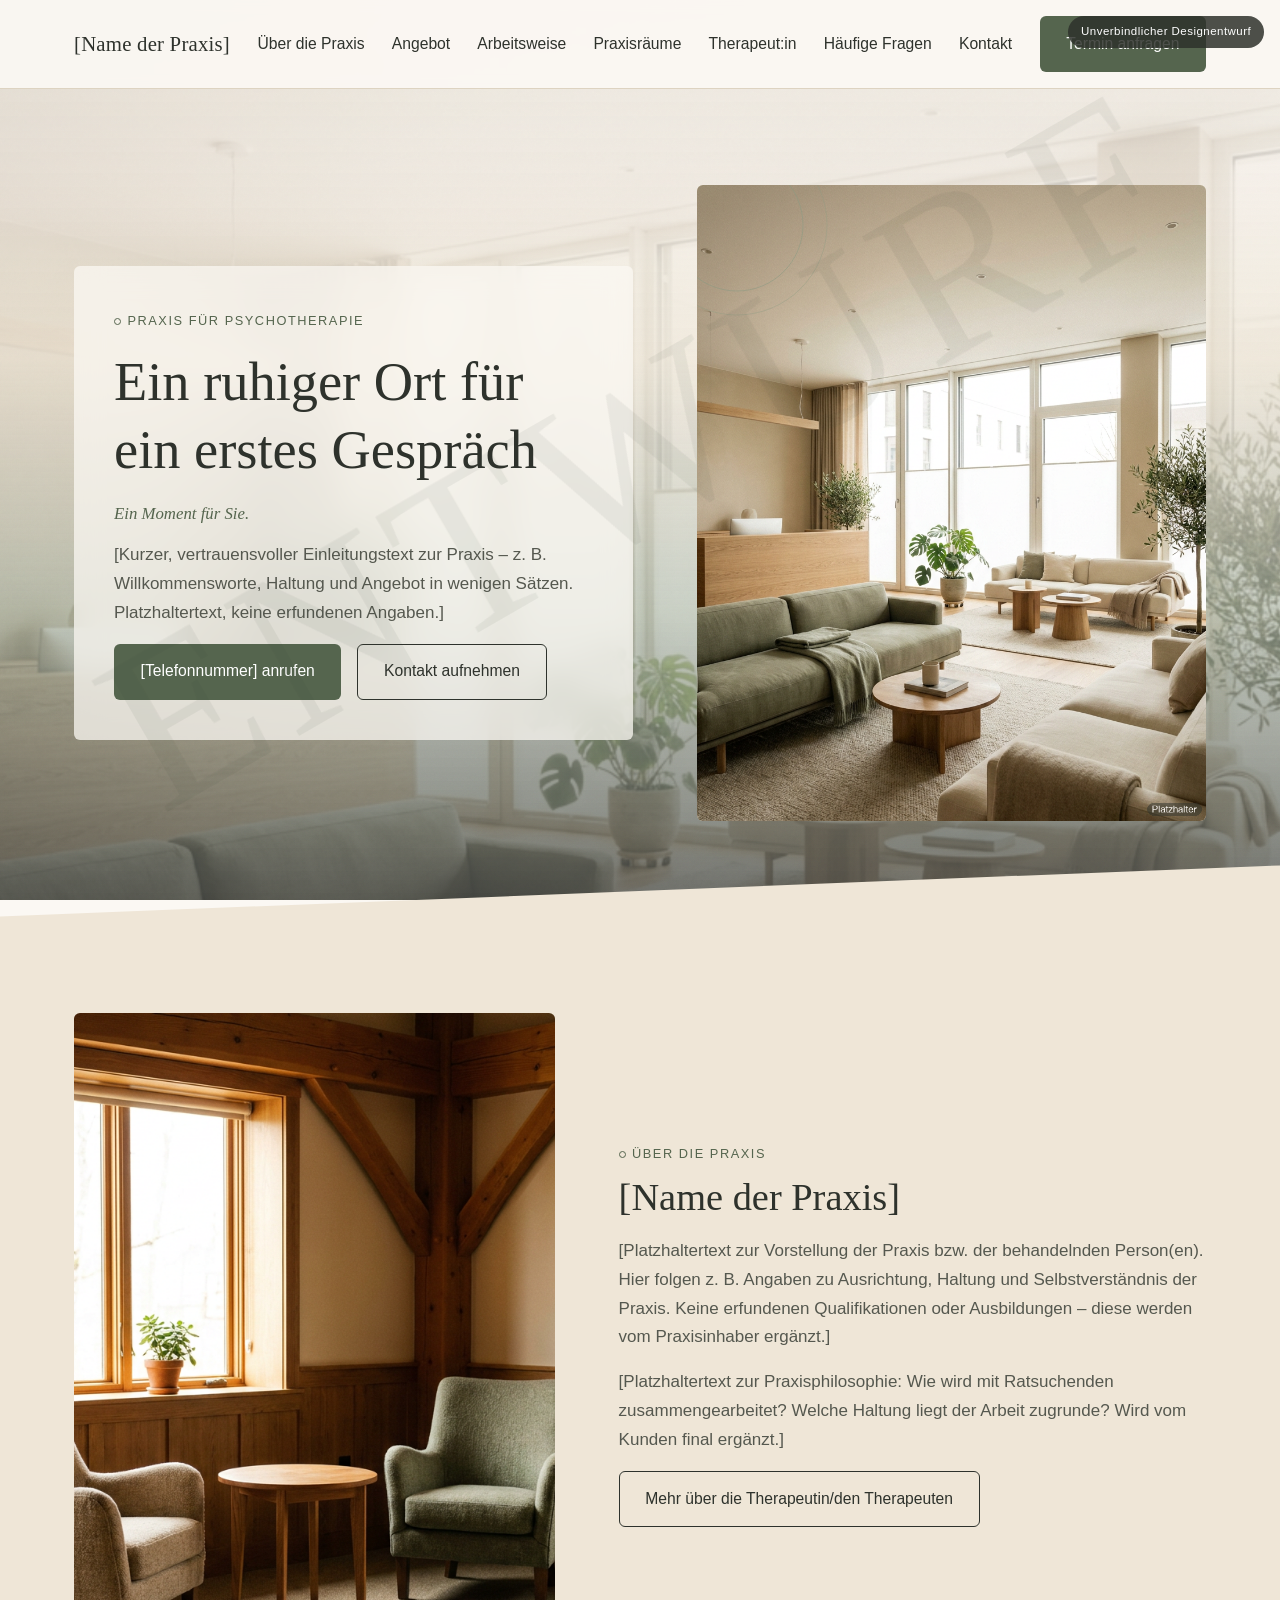
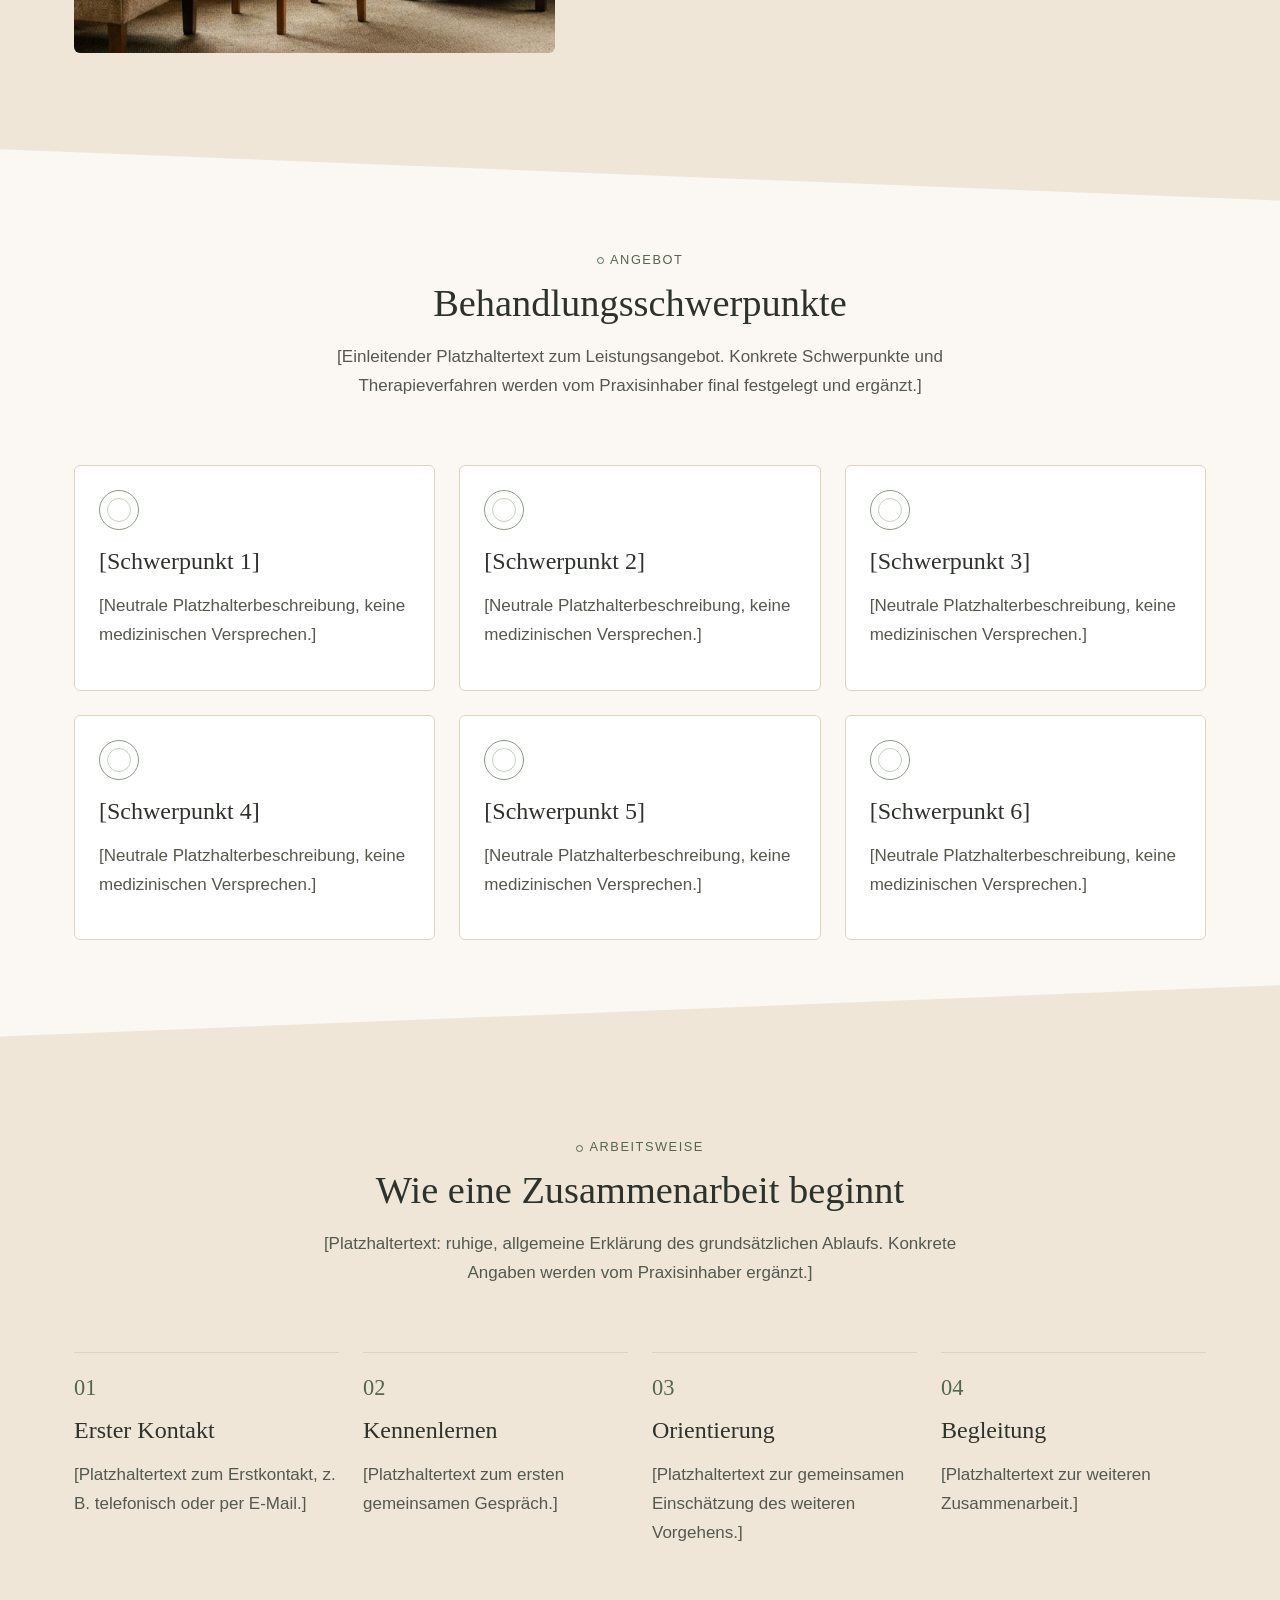
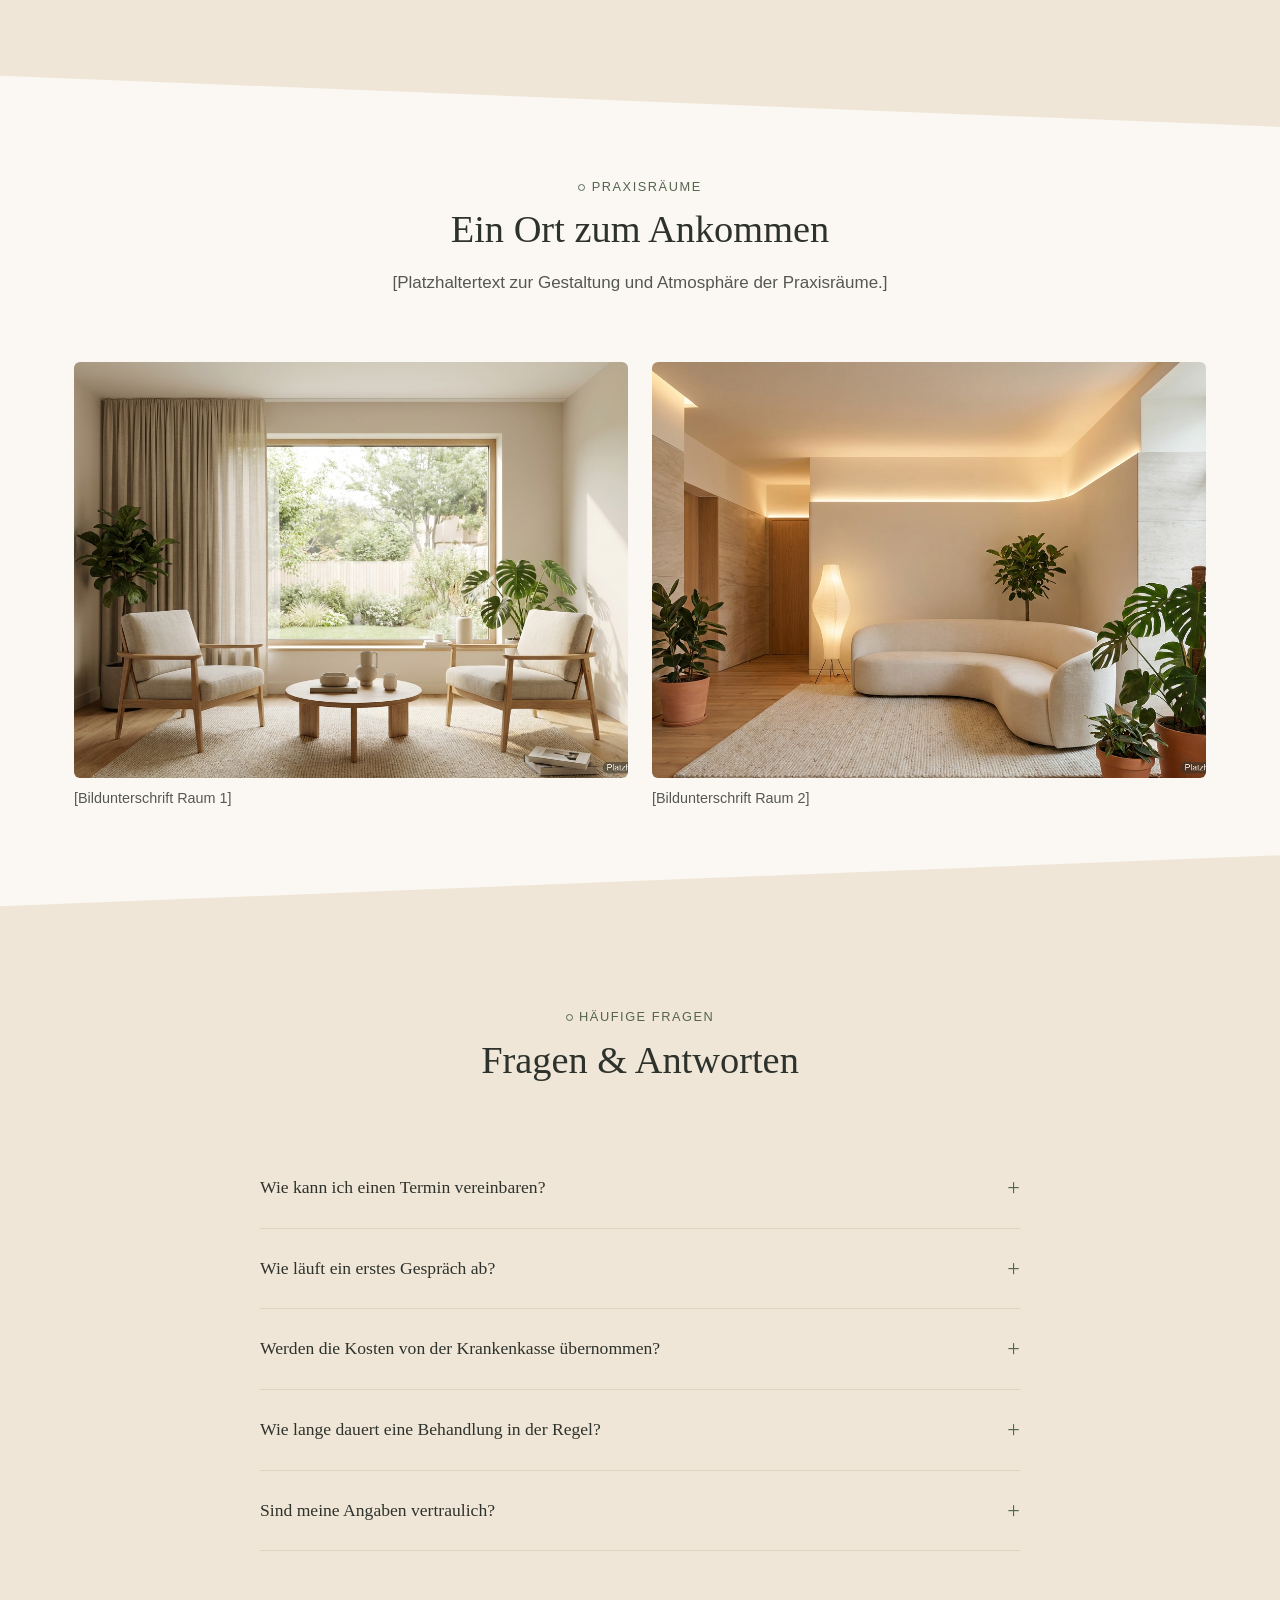
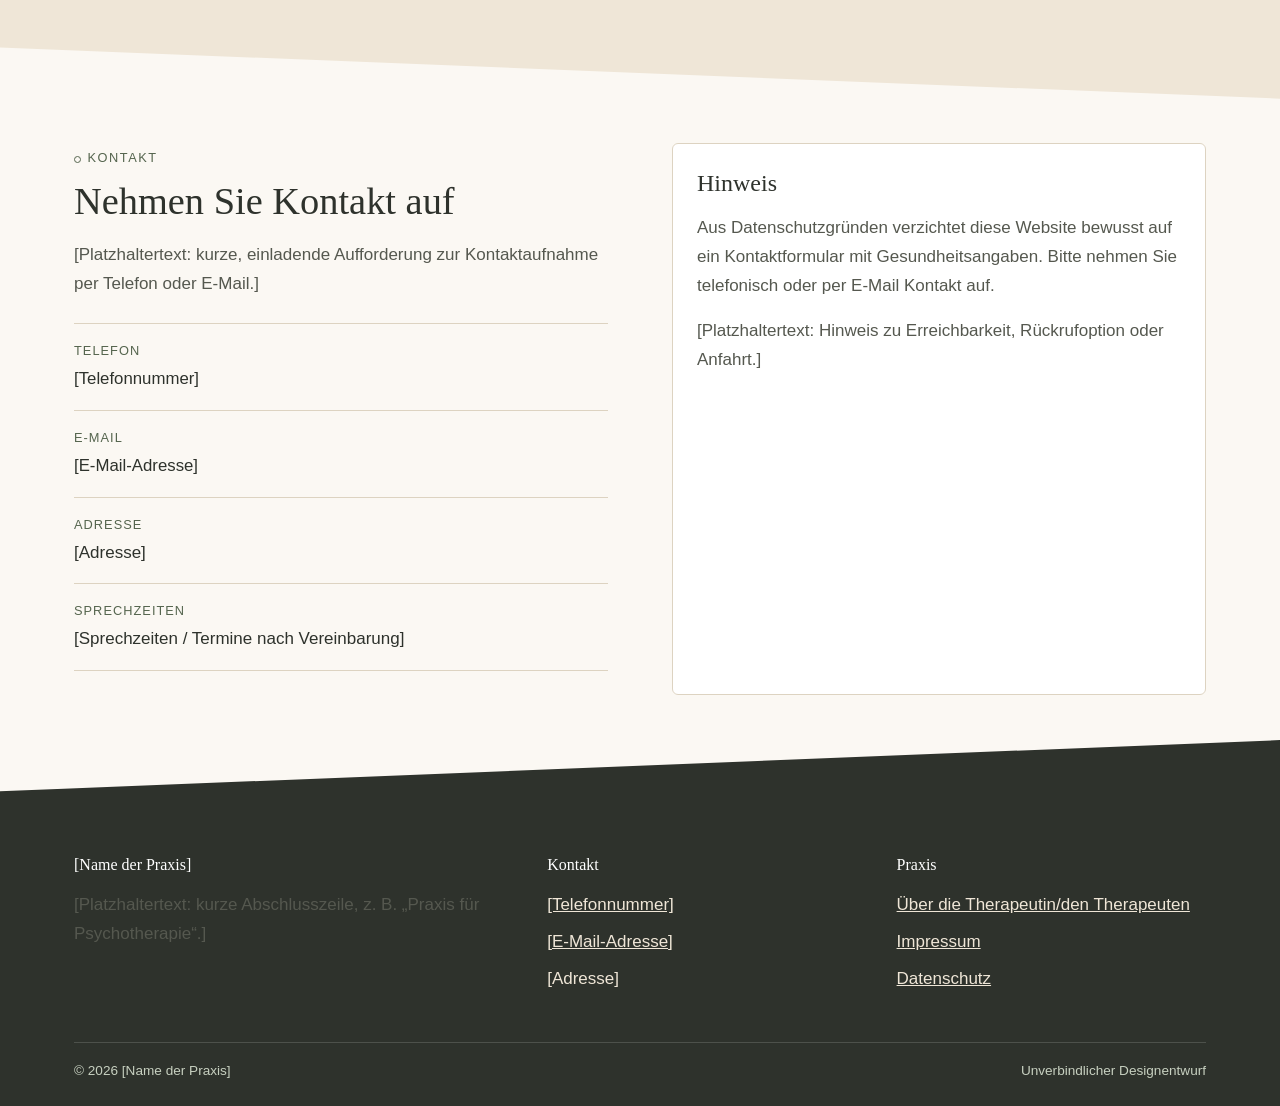
<file: index.html>
<!DOCTYPE html>
<html lang="de">
<head>
<meta charset="UTF-8">
<meta name="viewport" content="width=device-width, initial-scale=1.0">
<title>[Name der Praxis] – Praxis für Psychotherapie</title>
<meta name="description" content="[Name der Praxis] – Praxis für Psychotherapie. Ein ruhiger Ort für Erstgespräch, Orientierung und Begleitung. Kontaktieren Sie uns telefonisch oder per E-Mail.">
<meta name="robots" content="noindex, nofollow">

<!-- Open Graph -->
<meta property="og:type" content="website">
<meta property="og:title" content="[Name der Praxis] – Praxis für Psychotherapie">
<meta property="og:description" content="Ein ruhiger Ort für Erstgespräch, Orientierung und Begleitung.">
<meta property="og:image" content="hero.png">
<meta property="og:locale" content="de_DE">

<!--
  ============================================================
  DESIGNENTWURF – UNVERBINDLICH
  Diese Datei ist ein reiner Frontend-Entwurf (statisches HTML).
  Alle Inhalte in eckigen Klammern [ ] sind Platzhalter und
  müssen vor Veröffentlichung durch echte, geprüfte Angaben
  ersetzt werden (Name, Adresse, Kontakt, Qualifikationen,
  Leistungen, Rechtstexte). Es wurden keinerlei Fakten erfunden.
  ============================================================
-->

<link rel="stylesheet" href="styles.css">
</head>
<body>

<a class="skip-link" href="#main-content">Zum Inhalt springen</a>

<!-- Entwurfskennzeichnung: dezenter Hinweis + halbtransparenter Schriftzug -->
<div class="draft-badge">Unverbindlicher Designentwurf</div>
<div class="draft-watermark" aria-hidden="true">ENTWURF</div>

<!-- Fixierter Hintergrund: bewegt sich beim Scrollen dezent mit und wird
     von den deckenden Section-Flächen automatisch überdeckt (nur im
     transparenten Hero sichtbar). -->
<div class="parallax-bg" aria-hidden="true">
  <img src="hero.png" id="parallaxImg" alt="">
  <div class="parallax-wash"></div>
  <div class="parallax-grain"></div>
</div>

<div class="page">

<!-- ==========================================================
     HEADER / NAVIGATION
     ========================================================== -->
<header class="site-header">
  <div class="nav-wrap" id="navWrap">
    <a class="logo" href="#hero">[Name der Praxis]</a>

    <ul class="nav-links">
      <li><a href="#ueber-uns">Über die Praxis</a></li>
      <li><a href="#angebot">Angebot</a></li>
      <li><a href="#arbeitsweise">Arbeitsweise</a></li>
      <li><a href="#praxisraeume">Praxisräume</a></li>
      <li><a href="therapeut.html">Therapeut:in</a></li>
      <li><a href="#faq">Häufige Fragen</a></li>
      <li><a href="#kontakt">Kontakt</a></li>
    </ul>

    <div class="nav-actions">
      <a class="btn btn-primary" href="#kontakt">Termin anfragen</a>
      <button class="nav-toggle" id="navToggle" aria-expanded="false" aria-controls="navWrap">
        <span></span>
        <span class="visually-hidden">Menü öffnen</span>
      </button>
    </div>
  </div>
</header>

<main id="main-content">

  <!-- ==========================================================
       1. HERO
       ========================================================== -->
  <section class="hero" id="hero">
    <div class="container">
      <div class="hero-text fade-in">
        <span class="eyebrow"><i class="ring-dot" aria-hidden="true"></i>Praxis für Psychotherapie</span>
        <h1>Ein ruhiger Ort für ein erstes Gespräch</h1>
        <div class="hero-phrases" aria-hidden="true">
          <span class="phrase is-active">Ein Moment für Sie.</span>
          <span class="phrase">Raum zum Ankommen.</span>
          <span class="phrase">Zeit für ein offenes Gespräch.</span>
        </div>
        <p>[Kurzer, vertrauensvoller Einleitungstext zur Praxis – z. B. Willkommensworte, Haltung und Angebot in wenigen Sätzen. Platzhaltertext, keine erfundenen Angaben.]</p>
        <div class="btn-group">
          <a class="btn btn-primary" href="tel:#">[Telefonnummer] anrufen</a>
          <a class="btn btn-secondary" href="#kontakt">Kontakt aufnehmen</a>
        </div>
      </div>
      <div class="hero-image fade-in">
        <!-- Atemring: wiederkehrendes Motiv (Ruhe/Atmung), bricht bewusst aus dem Bildrahmen aus -->
        <svg class="breath-ring" viewBox="0 0 200 200" aria-hidden="true">
          <g class="breath-ring-group">
            <circle class="ring-outer" cx="100" cy="100" r="90"></circle>
            <circle class="ring-inner" cx="100" cy="100" r="66"></circle>
          </g>
        </svg>
        <!--
          HIGGSFIELD PROMPT:
          Fotorealistischer, hochwertiger Empfangs- und Wartebereich einer
          psychotherapeutischen Praxis in Deutschland. Helles, natürliches
          Tageslicht, warme neutrale Farbtöne (Beige, Salbeigrün, Creme),
          minimalistische moderne Möblierung, weiche Textilien, Grünpflanzen,
          ruhige und einladende Atmosphäre, professionelle Architekturfotografie,
          keine Menschen, keine Gesichter, keine Schrift, keine Logos, kein
          Wasserzeichen, realistische Lichtstimmung.
        -->
        <img src="hero.png" alt="Heller, ruhiger Empfangsbereich der Praxis mit warmer Möblierung (Platzhalterbild)">
      </div>
    </div>
  </section>

  <!-- ==========================================================
       2. ÜBER DIE PRAXIS
       ========================================================== -->
  <section class="about section-alt" id="ueber-uns">
    <div class="container">
      <div class="about-image fade-in">
        <!--
          HIGGSFIELD PROMPT:
          Fotorealistisches Porträt-Ersatzbild: leerer, gemütlicher
          Gesprächsraum mit zwei Sesseln, warmem Licht, Holzelementen und
          einer kleinen Pflanze am Fenster. Ruhige, professionelle
          Atmosphäre, hochwertige Innenarchitektur-Fotografie, natürliche
          Farbpalette in Beige- und Grüntönen, keine Personen, keine
          Gesichter, keine Schrift, keine Logos, kein Wasserzeichen.
        -->
        <img src="team.png" alt="Gemütlicher, leerer Gesprächsraum der Praxis (Platzhalterbild)">
      </div>
      <div class="about-text fade-in">
        <span class="eyebrow"><i class="ring-dot" aria-hidden="true"></i>Über die Praxis</span>
        <h2>[Name der Praxis]</h2>
        <p>[Platzhaltertext zur Vorstellung der Praxis bzw. der behandelnden Person(en). Hier folgen z. B. Angaben zu Ausrichtung, Haltung und Selbstverständnis der Praxis. Keine erfundenen Qualifikationen oder Ausbildungen – diese werden vom Praxisinhaber ergänzt.]</p>
        <p>[Platzhaltertext zur Praxisphilosophie: Wie wird mit Ratsuchenden zusammengearbeitet? Welche Haltung liegt der Arbeit zugrunde? Wird vom Kunden final ergänzt.]</p>
        <a class="btn btn-secondary" href="therapeut.html">Mehr über die Therapeutin/den Therapeuten</a>
      </div>
    </div>
  </section>

  <!-- ==========================================================
       3. ANGEBOT / BEHANDLUNGSSCHWERPUNKTE
       ========================================================== -->
  <section class="offer" id="angebot">
    <div class="container">
      <div class="section-intro fade-in">
        <span class="eyebrow"><i class="ring-dot" aria-hidden="true"></i>Angebot</span>
        <h2>Behandlungsschwerpunkte</h2>
        <p>[Einleitender Platzhaltertext zum Leistungsangebot. Konkrete Schwerpunkte und Therapieverfahren werden vom Praxisinhaber final festgelegt und ergänzt.]</p>
      </div>
      <div class="cards-grid">
        <article class="card fade-in">
          <div class="card-icon" aria-hidden="true"></div>
          <h3>[Schwerpunkt 1]</h3>
          <p>[Neutrale Platzhalterbeschreibung, keine medizinischen Versprechen.]</p>
        </article>
        <article class="card fade-in">
          <div class="card-icon" aria-hidden="true"></div>
          <h3>[Schwerpunkt 2]</h3>
          <p>[Neutrale Platzhalterbeschreibung, keine medizinischen Versprechen.]</p>
        </article>
        <article class="card fade-in">
          <div class="card-icon" aria-hidden="true"></div>
          <h3>[Schwerpunkt 3]</h3>
          <p>[Neutrale Platzhalterbeschreibung, keine medizinischen Versprechen.]</p>
        </article>
        <article class="card fade-in">
          <div class="card-icon" aria-hidden="true"></div>
          <h3>[Schwerpunkt 4]</h3>
          <p>[Neutrale Platzhalterbeschreibung, keine medizinischen Versprechen.]</p>
        </article>
        <article class="card fade-in">
          <div class="card-icon" aria-hidden="true"></div>
          <h3>[Schwerpunkt 5]</h3>
          <p>[Neutrale Platzhalterbeschreibung, keine medizinischen Versprechen.]</p>
        </article>
        <article class="card fade-in">
          <div class="card-icon" aria-hidden="true"></div>
          <h3>[Schwerpunkt 6]</h3>
          <p>[Neutrale Platzhalterbeschreibung, keine medizinischen Versprechen.]</p>
        </article>
      </div>
    </div>
  </section>

  <!-- ==========================================================
       4. ARBEITSWEISE
       ========================================================== -->
  <section class="approach section-alt" id="arbeitsweise">
    <div class="container">
      <div class="section-intro fade-in">
        <span class="eyebrow"><i class="ring-dot" aria-hidden="true"></i>Arbeitsweise</span>
        <h2>Wie eine Zusammenarbeit beginnt</h2>
        <p>[Platzhaltertext: ruhige, allgemeine Erklärung des grundsätzlichen Ablaufs. Konkrete Angaben werden vom Praxisinhaber ergänzt.]</p>
      </div>
      <div class="steps">
        <div class="step fade-in">
          <h3>Erster Kontakt</h3>
          <p>[Platzhaltertext zum Erstkontakt, z. B. telefonisch oder per E-Mail.]</p>
        </div>
        <div class="step fade-in">
          <h3>Kennenlernen</h3>
          <p>[Platzhaltertext zum ersten gemeinsamen Gespräch.]</p>
        </div>
        <div class="step fade-in">
          <h3>Orientierung</h3>
          <p>[Platzhaltertext zur gemeinsamen Einschätzung des weiteren Vorgehens.]</p>
        </div>
        <div class="step fade-in">
          <h3>Begleitung</h3>
          <p>[Platzhaltertext zur weiteren Zusammenarbeit.]</p>
        </div>
      </div>
    </div>
  </section>

  <!-- ==========================================================
       5. PRAXISRÄUME
       ========================================================== -->
  <section class="rooms" id="praxisraeume">
    <div class="container">
      <div class="section-intro fade-in">
        <span class="eyebrow"><i class="ring-dot" aria-hidden="true"></i>Praxisräume</span>
        <h2>Ein Ort zum Ankommen</h2>
        <p>[Platzhaltertext zur Gestaltung und Atmosphäre der Praxisräume.]</p>
      </div>
      <div class="room-gallery">
        <div class="room-item fade-in">
          <figure>
            <!--
              HIGGSFIELD PROMPT:
              Fotorealistischer, moderner Behandlungsraum in einer
              psychotherapeutischen Praxis. Zwei helle, bequeme Sessel,
              warmes Tageslicht durch großes Fenster, natürliche Materialien
              wie Holz und Leinen, dezente Pflanzen, ruhige neutrale
              Farbpalette, hochwertige Innenarchitektur-Fotografie, keine
              Menschen, keine Gesichter, keine Schrift, keine Logos, kein
              Wasserzeichen.
            -->
            <img src="raum1.png" alt="Heller Behandlungsraum mit zwei Sesseln und Tageslicht (Platzhalterbild)">
            <figcaption>[Bildunterschrift Raum 1]</figcaption>
          </figure>
        </div>
        <div class="room-item fade-in">
          <figure>
            <!--
              HIGGSFIELD PROMPT:
              Fotorealistischer, ruhiger Wartebereich einer
              psychotherapeutischen Praxis mit weichem Sofa, warmer
              indirekter Beleuchtung, Naturmaterialien und Grünpflanzen.
              Helle, freundliche und zurückhaltende Gestaltung,
              professionelle Architekturfotografie, keine Menschen, keine
              Gesichter, keine Schrift, keine Logos, kein Wasserzeichen.
            -->
            <img src="raum2.png" alt="Ruhiger Wartebereich mit Sofa und warmer Beleuchtung (Platzhalterbild)">
            <figcaption>[Bildunterschrift Raum 2]</figcaption>
          </figure>
        </div>
      </div>
    </div>
  </section>

  <!-- ==========================================================
       6. HÄUFIGE FRAGEN
       ========================================================== -->
  <section class="faq section-alt" id="faq">
    <div class="container">
      <div class="section-intro fade-in">
        <span class="eyebrow"><i class="ring-dot" aria-hidden="true"></i>Häufige Fragen</span>
        <h2>Fragen &amp; Antworten</h2>
      </div>
      <div class="faq-list fade-in">
        <details class="faq-item">
          <summary>Wie kann ich einen Termin vereinbaren?</summary>
          <p>[Platzhaltertext zur Terminvereinbarung, z. B. telefonisch oder per E-Mail.]</p>
        </details>
        <details class="faq-item">
          <summary>Wie läuft ein erstes Gespräch ab?</summary>
          <p>[Platzhaltertext zum Ablauf eines Erstgesprächs.]</p>
        </details>
        <details class="faq-item">
          <summary>Werden die Kosten von der Krankenkasse übernommen?</summary>
          <p>[Platzhaltertext zur Kostenübernahme – wird individuell ergänzt.]</p>
        </details>
        <details class="faq-item">
          <summary>Wie lange dauert eine Behandlung in der Regel?</summary>
          <p>[Platzhaltertext zur Behandlungsdauer – individuell verschieden.]</p>
        </details>
        <details class="faq-item">
          <summary>Sind meine Angaben vertraulich?</summary>
          <p>Alle Gespräche unterliegen der gesetzlichen Schweigepflicht für Psychotherapeutinnen und Psychotherapeuten.</p>
        </details>
      </div>
    </div>
  </section>

  <!-- ==========================================================
       7. KONTAKT
       ========================================================== -->
  <section class="contact" id="kontakt">
    <div class="container">
      <div class="contact-text fade-in">
        <span class="eyebrow"><i class="ring-dot" aria-hidden="true"></i>Kontakt</span>
        <h2>Nehmen Sie Kontakt auf</h2>
        <p>[Platzhaltertext: kurze, einladende Aufforderung zur Kontaktaufnahme per Telefon oder E-Mail.]</p>
        <ul class="contact-list">
          <li>
            <span class="label">Telefon</span>
            <a href="tel:#">[Telefonnummer]</a>
          </li>
          <li>
            <span class="label">E-Mail</span>
            <a href="mailto:#">[E-Mail-Adresse]</a>
          </li>
          <li>
            <span class="label">Adresse</span>
            [Adresse]
          </li>
          <li>
            <span class="label">Sprechzeiten</span>
            [Sprechzeiten / Termine nach Vereinbarung]
          </li>
        </ul>
      </div>
      <div class="contact-note fade-in">
        <h3>Hinweis</h3>
        <p>Aus Datenschutzgründen verzichtet diese Website bewusst auf ein Kontaktformular mit Gesundheitsangaben. Bitte nehmen Sie telefonisch oder per E-Mail Kontakt auf.</p>
        <p>[Platzhaltertext: Hinweis zu Erreichbarkeit, Rückrufoption oder Anfahrt.]</p>
      </div>
    </div>
  </section>

</main>

<!-- ==========================================================
     FOOTER
     ========================================================== -->
<footer class="site-footer">
  <div class="container">
    <div class="footer-grid">
      <div>
        <h3>[Name der Praxis]</h3>
        <p>[Platzhaltertext: kurze Abschlusszeile, z. B. „Praxis für Psychotherapie“.]</p>
      </div>
      <div>
        <h3>Kontakt</h3>
        <ul class="footer-links">
          <li><a href="tel:#">[Telefonnummer]</a></li>
          <li><a href="mailto:#">[E-Mail-Adresse]</a></li>
          <li>[Adresse]</li>
        </ul>
      </div>
      <div>
        <h3>Praxis</h3>
        <ul class="footer-links">
          <li><a href="therapeut.html">Über die Therapeutin/den Therapeuten</a></li>
          <li><a href="impressum.html">Impressum</a></li>
          <li><a href="datenschutz.html">Datenschutz</a></li>
        </ul>
      </div>
    </div>

    <div class="footer-bottom">
      <span>© <span id="year"></span> [Name der Praxis]</span>
      <span>Unverbindlicher Designentwurf</span>
    </div>
  </div>
</footer>

</div><!-- /.page -->

<script src="script.js"></script>

</body>
</html>
</file>
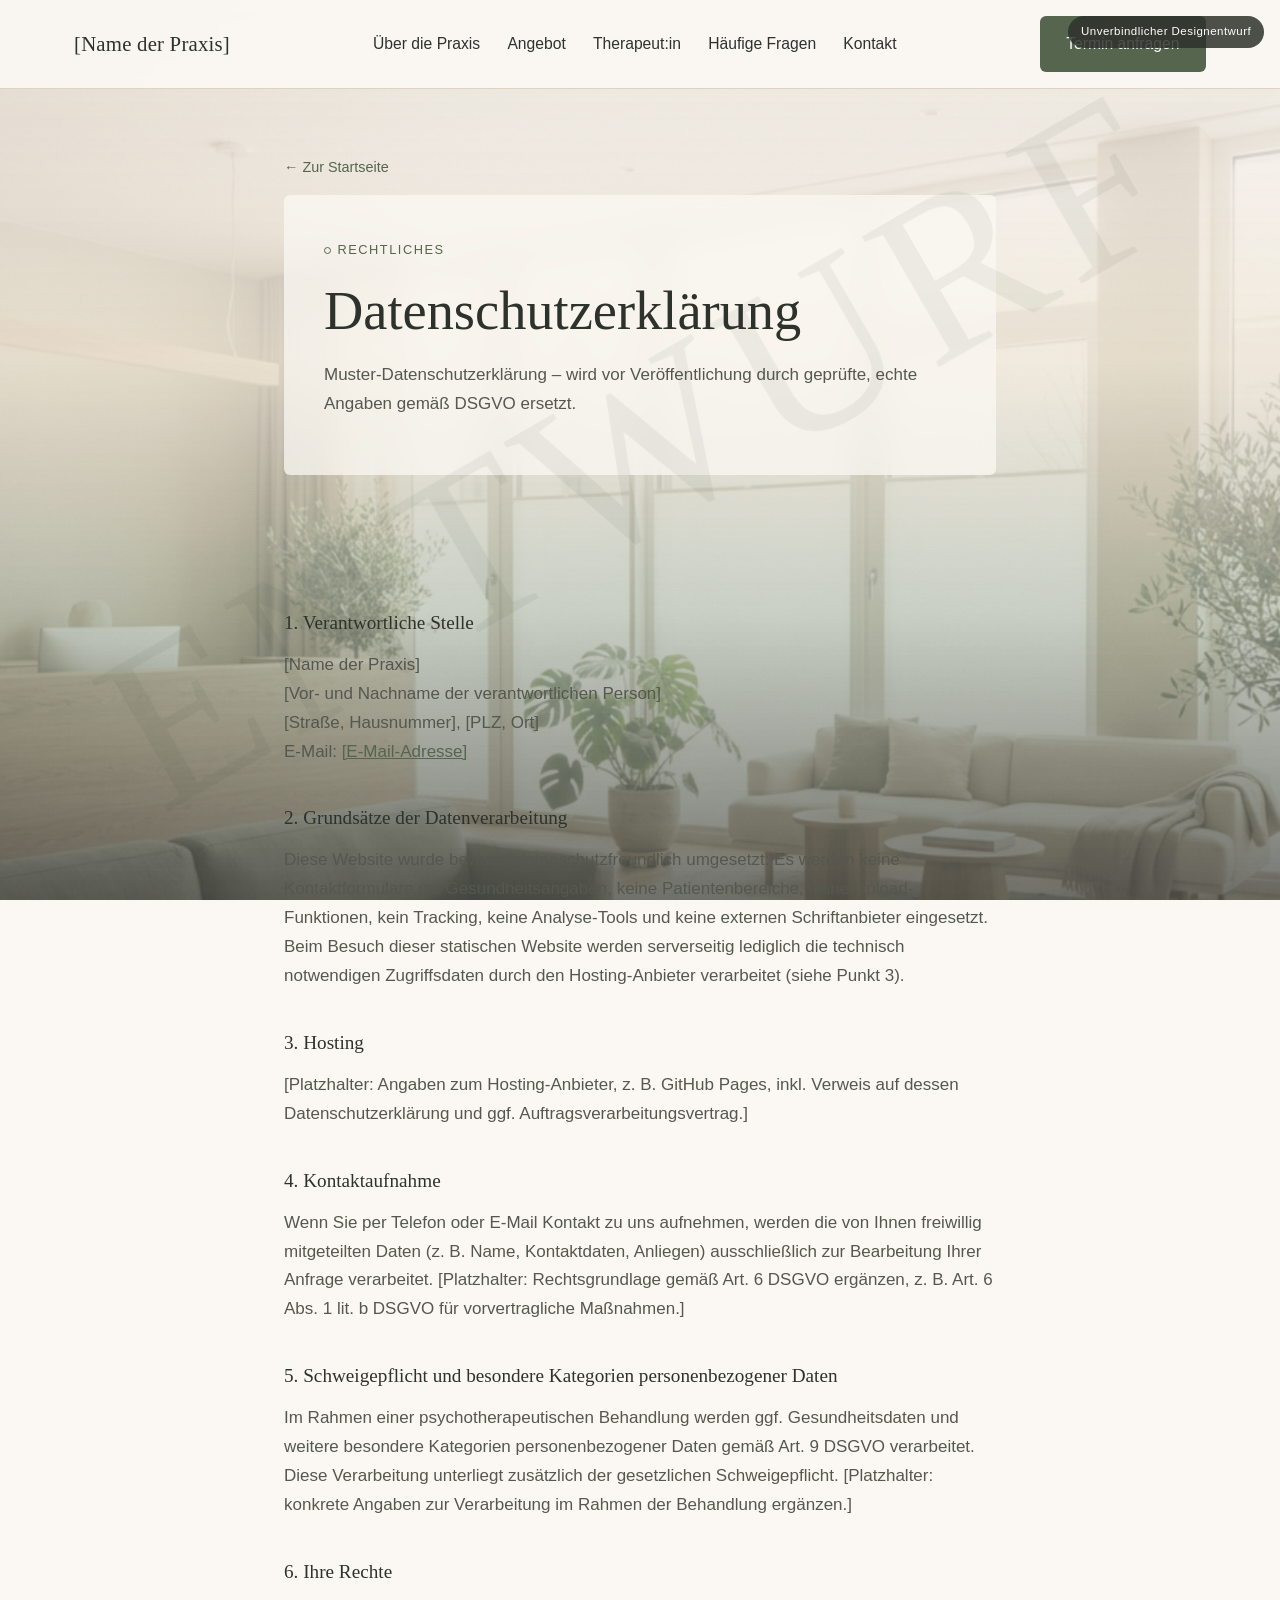
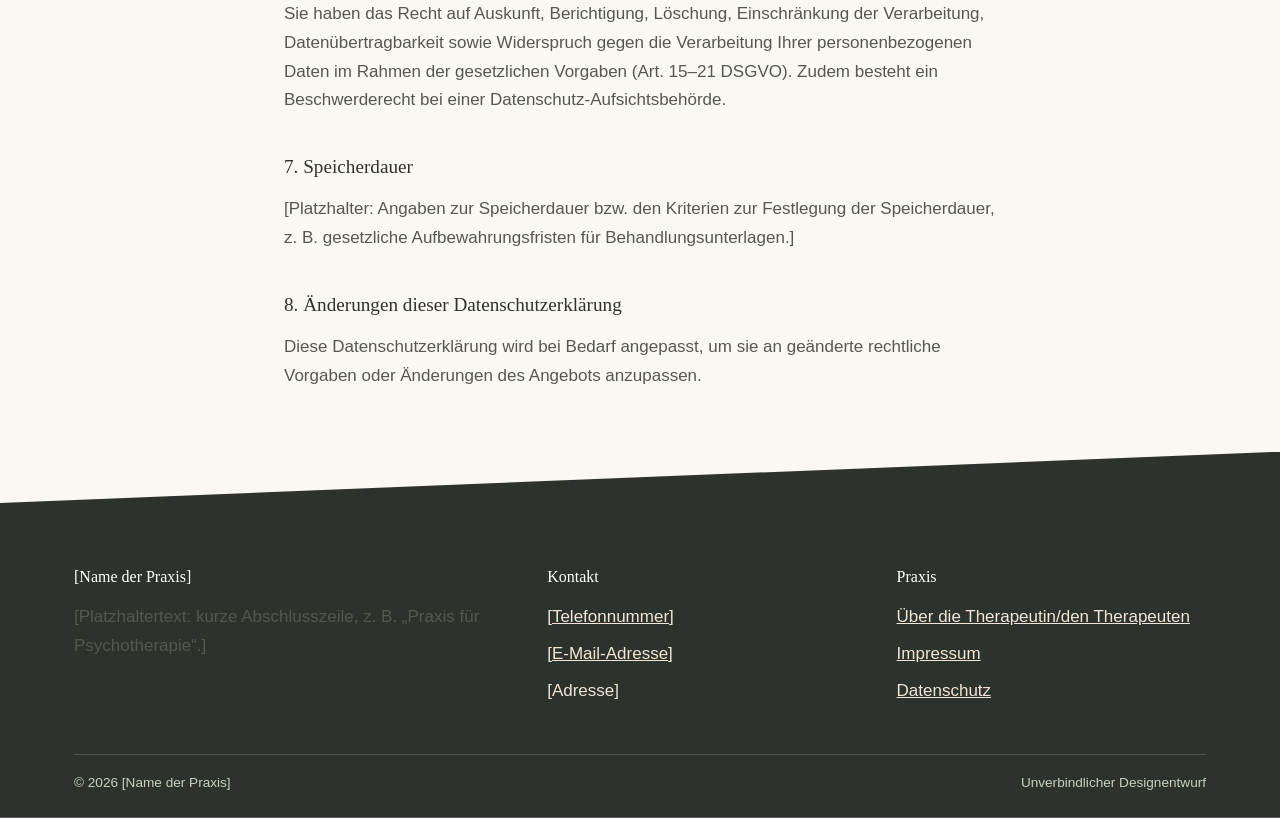
<file: datenschutz.html>
<!DOCTYPE html>
<html lang="de">
<head>
<meta charset="UTF-8">
<meta name="viewport" content="width=device-width, initial-scale=1.0">
<title>Datenschutz – [Name der Praxis]</title>
<meta name="description" content="Datenschutzerklärung von [Name der Praxis].">
<meta name="robots" content="noindex, nofollow">
<link rel="stylesheet" href="styles.css">

<!--
  ============================================================
  DESIGNENTWURF – UNVERBINDLICH
  Muster-Datenschutzerklärung. Alle Angaben sind Platzhalter in
  [eckigen Klammern] und müssen vor Veröffentlichung durch echte,
  rechtlich geprüfte Angaben gemäß DSGVO ersetzt werden. Es wurden
  keinerlei Fakten erfunden.
  ============================================================
-->
</head>
<body>

<a class="skip-link" href="#main-content">Zum Inhalt springen</a>

<div class="draft-badge">Unverbindlicher Designentwurf</div>
<div class="draft-watermark" aria-hidden="true">ENTWURF</div>

<div class="parallax-bg" aria-hidden="true">
  <img src="hero.png" id="parallaxImg" alt="">
  <div class="parallax-wash"></div>
  <div class="parallax-grain"></div>
</div>

<div class="page">

<header class="site-header">
  <div class="nav-wrap" id="navWrap">
    <a class="logo" href="index.html">[Name der Praxis]</a>
    <ul class="nav-links">
      <li><a href="index.html#ueber-uns">Über die Praxis</a></li>
      <li><a href="index.html#angebot">Angebot</a></li>
      <li><a href="therapeut.html">Therapeut:in</a></li>
      <li><a href="index.html#faq">Häufige Fragen</a></li>
      <li><a href="index.html#kontakt">Kontakt</a></li>
    </ul>
    <div class="nav-actions">
      <a class="btn btn-primary" href="index.html#kontakt">Termin anfragen</a>
      <button class="nav-toggle" id="navToggle" aria-expanded="false" aria-controls="navWrap">
        <span></span>
        <span class="visually-hidden">Menü öffnen</span>
      </button>
    </div>
  </div>
</header>

<main id="main-content">
  <section class="page-hero">
    <div class="container">
      <a class="breadcrumb" href="index.html">← Zur Startseite</a>
      <div class="hero-text fade-in">
        <span class="eyebrow"><i class="ring-dot" aria-hidden="true"></i>Rechtliches</span>
        <h1>Datenschutzerklärung</h1>
        <p>Muster-Datenschutzerklärung – wird vor Veröffentlichung durch geprüfte, echte Angaben gemäß DSGVO ersetzt.</p>
      </div>
    </div>
  </section>

  <section>
    <div class="container legal-content fade-in">
      <h2>1. Verantwortliche Stelle</h2>
      <p>
        [Name der Praxis]<br>
        [Vor- und Nachname der verantwortlichen Person]<br>
        [Straße, Hausnummer], [PLZ, Ort]<br>
        E-Mail: <a href="mailto:#">[E-Mail-Adresse]</a>
      </p>

      <h2>2. Grundsätze der Datenverarbeitung</h2>
      <p>Diese Website wurde bewusst datenschutzfreundlich umgesetzt: Es werden keine Kontaktformulare mit Gesundheitsangaben, keine Patientenbereiche, keine Upload-Funktionen, kein Tracking, keine Analyse-Tools und keine externen Schriftanbieter eingesetzt. Beim Besuch dieser statischen Website werden serverseitig lediglich die technisch notwendigen Zugriffsdaten durch den Hosting-Anbieter verarbeitet (siehe Punkt 3).</p>

      <h2>3. Hosting</h2>
      <p>[Platzhalter: Angaben zum Hosting-Anbieter, z. B. GitHub Pages, inkl. Verweis auf dessen Datenschutzerklärung und ggf. Auftragsverarbeitungsvertrag.]</p>

      <h2>4. Kontaktaufnahme</h2>
      <p>Wenn Sie per Telefon oder E-Mail Kontakt zu uns aufnehmen, werden die von Ihnen freiwillig mitgeteilten Daten (z. B. Name, Kontaktdaten, Anliegen) ausschließlich zur Bearbeitung Ihrer Anfrage verarbeitet. [Platzhalter: Rechtsgrundlage gemäß Art. 6 DSGVO ergänzen, z. B. Art. 6 Abs. 1 lit. b DSGVO für vorvertragliche Maßnahmen.]</p>

      <h2>5. Schweigepflicht und besondere Kategorien personenbezogener Daten</h2>
      <p>Im Rahmen einer psychotherapeutischen Behandlung werden ggf. Gesundheitsdaten und weitere besondere Kategorien personenbezogener Daten gemäß Art. 9 DSGVO verarbeitet. Diese Verarbeitung unterliegt zusätzlich der gesetzlichen Schweigepflicht. [Platzhalter: konkrete Angaben zur Verarbeitung im Rahmen der Behandlung ergänzen.]</p>

      <h2>6. Ihre Rechte</h2>
      <p>Sie haben das Recht auf Auskunft, Berichtigung, Löschung, Einschränkung der Verarbeitung, Datenübertragbarkeit sowie Widerspruch gegen die Verarbeitung Ihrer personenbezogenen Daten im Rahmen der gesetzlichen Vorgaben (Art. 15–21 DSGVO). Zudem besteht ein Beschwerderecht bei einer Datenschutz-Aufsichtsbehörde.</p>

      <h2>7. Speicherdauer</h2>
      <p>[Platzhalter: Angaben zur Speicherdauer bzw. den Kriterien zur Festlegung der Speicherdauer, z. B. gesetzliche Aufbewahrungsfristen für Behandlungsunterlagen.]</p>

      <h2>8. Änderungen dieser Datenschutzerklärung</h2>
      <p>Diese Datenschutzerklärung wird bei Bedarf angepasst, um sie an geänderte rechtliche Vorgaben oder Änderungen des Angebots anzupassen.</p>
    </div>
  </section>
</main>

<footer class="site-footer">
  <div class="container">
    <div class="footer-grid">
      <div>
        <h3>[Name der Praxis]</h3>
        <p>[Platzhaltertext: kurze Abschlusszeile, z. B. „Praxis für Psychotherapie“.]</p>
      </div>
      <div>
        <h3>Kontakt</h3>
        <ul class="footer-links">
          <li><a href="tel:#">[Telefonnummer]</a></li>
          <li><a href="mailto:#">[E-Mail-Adresse]</a></li>
          <li>[Adresse]</li>
        </ul>
      </div>
      <div>
        <h3>Praxis</h3>
        <ul class="footer-links">
          <li><a href="therapeut.html">Über die Therapeutin/den Therapeuten</a></li>
          <li><a href="impressum.html">Impressum</a></li>
          <li><a href="datenschutz.html">Datenschutz</a></li>
        </ul>
      </div>
    </div>
    <div class="footer-bottom">
      <span>© <span id="year"></span> [Name der Praxis]</span>
      <span>Unverbindlicher Designentwurf</span>
    </div>
  </div>
</footer>

</div><!-- /.page -->

<script src="script.js"></script>

</body>
</html>
</file>
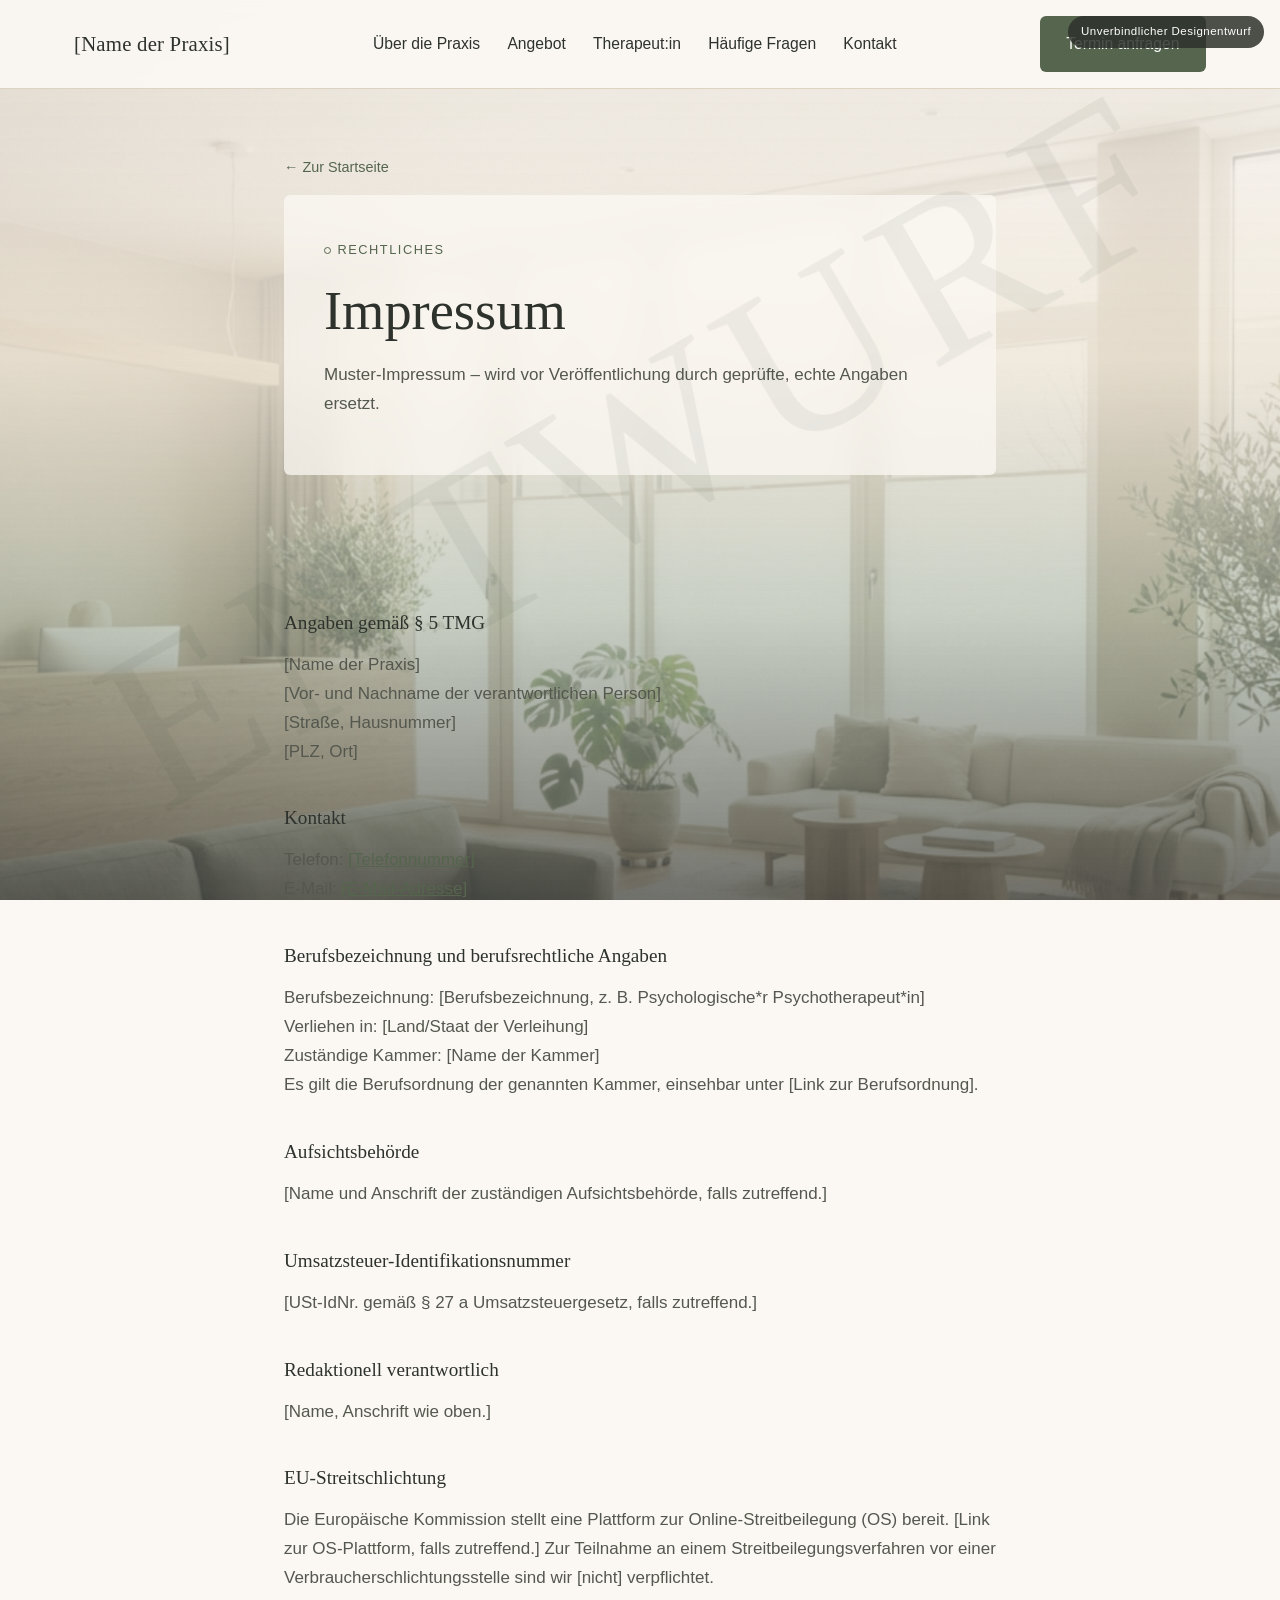
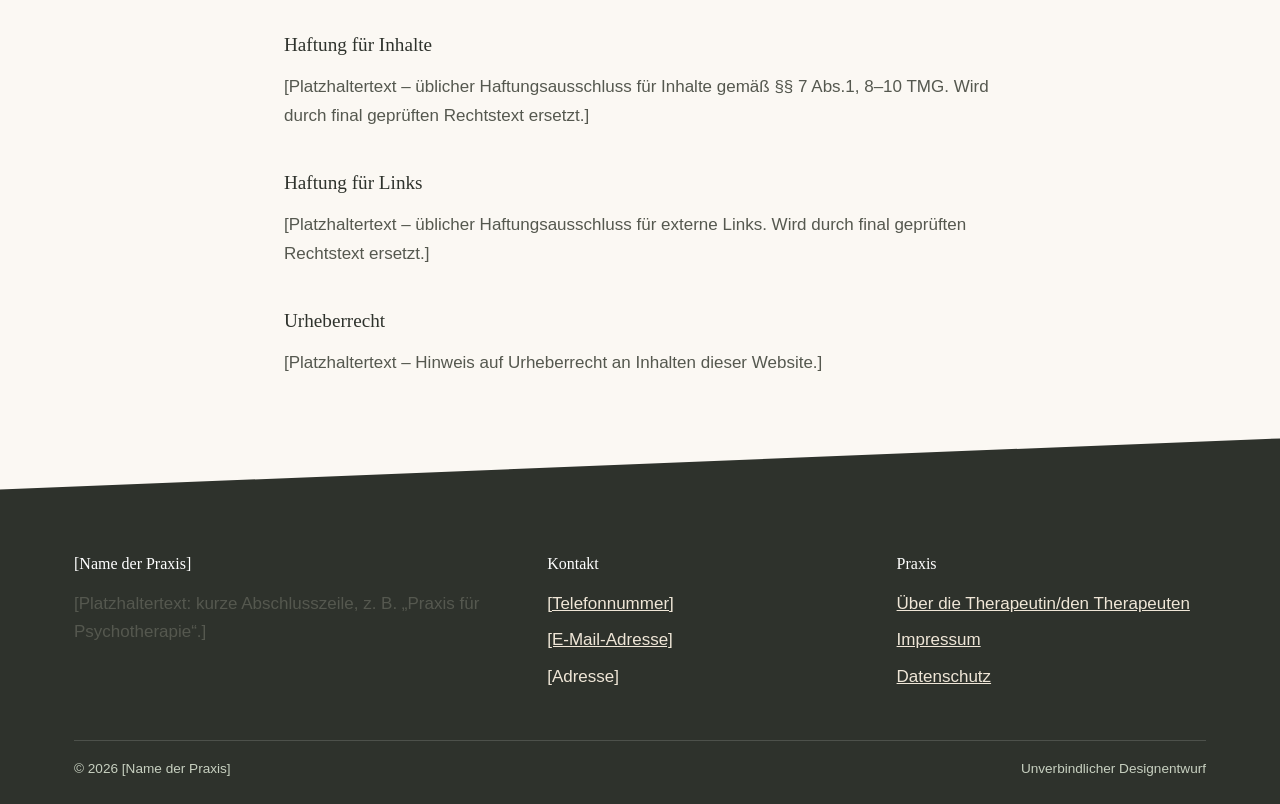
<file: impressum.html>
<!DOCTYPE html>
<html lang="de">
<head>
<meta charset="UTF-8">
<meta name="viewport" content="width=device-width, initial-scale=1.0">
<title>Impressum – [Name der Praxis]</title>
<meta name="description" content="Impressum von [Name der Praxis].">
<meta name="robots" content="noindex, nofollow">
<link rel="stylesheet" href="styles.css">

<!--
  ============================================================
  DESIGNENTWURF – UNVERBINDLICH
  Muster-Impressum. Alle Angaben sind Platzhalter in [eckigen
  Klammern] und müssen vor Veröffentlichung durch echte, rechtlich
  geprüfte Angaben (z. B. gemäß § 5 TMG) ersetzt werden. Es wurden
  keinerlei Fakten erfunden.
  ============================================================
-->
</head>
<body>

<a class="skip-link" href="#main-content">Zum Inhalt springen</a>

<div class="draft-badge">Unverbindlicher Designentwurf</div>
<div class="draft-watermark" aria-hidden="true">ENTWURF</div>

<div class="parallax-bg" aria-hidden="true">
  <img src="hero.png" id="parallaxImg" alt="">
  <div class="parallax-wash"></div>
  <div class="parallax-grain"></div>
</div>

<div class="page">

<header class="site-header">
  <div class="nav-wrap" id="navWrap">
    <a class="logo" href="index.html">[Name der Praxis]</a>
    <ul class="nav-links">
      <li><a href="index.html#ueber-uns">Über die Praxis</a></li>
      <li><a href="index.html#angebot">Angebot</a></li>
      <li><a href="therapeut.html">Therapeut:in</a></li>
      <li><a href="index.html#faq">Häufige Fragen</a></li>
      <li><a href="index.html#kontakt">Kontakt</a></li>
    </ul>
    <div class="nav-actions">
      <a class="btn btn-primary" href="index.html#kontakt">Termin anfragen</a>
      <button class="nav-toggle" id="navToggle" aria-expanded="false" aria-controls="navWrap">
        <span></span>
        <span class="visually-hidden">Menü öffnen</span>
      </button>
    </div>
  </div>
</header>

<main id="main-content">
  <section class="page-hero">
    <div class="container">
      <a class="breadcrumb" href="index.html">← Zur Startseite</a>
      <div class="hero-text fade-in">
        <span class="eyebrow"><i class="ring-dot" aria-hidden="true"></i>Rechtliches</span>
        <h1>Impressum</h1>
        <p>Muster-Impressum – wird vor Veröffentlichung durch geprüfte, echte Angaben ersetzt.</p>
      </div>
    </div>
  </section>

  <section>
    <div class="container legal-content fade-in">
      <h2>Angaben gemäß § 5 TMG</h2>
      <p>
        [Name der Praxis]<br>
        [Vor- und Nachname der verantwortlichen Person]<br>
        [Straße, Hausnummer]<br>
        [PLZ, Ort]
      </p>

      <h2>Kontakt</h2>
      <p>
        Telefon: <a href="tel:#">[Telefonnummer]</a><br>
        E-Mail: <a href="mailto:#">[E-Mail-Adresse]</a>
      </p>

      <h2>Berufsbezeichnung und berufsrechtliche Angaben</h2>
      <p>
        Berufsbezeichnung: [Berufsbezeichnung, z. B. Psychologische*r Psychotherapeut*in]<br>
        Verliehen in: [Land/Staat der Verleihung]<br>
        Zuständige Kammer: [Name der Kammer]<br>
        Es gilt die Berufsordnung der genannten Kammer, einsehbar unter [Link zur Berufsordnung].
      </p>

      <h2>Aufsichtsbehörde</h2>
      <p>[Name und Anschrift der zuständigen Aufsichtsbehörde, falls zutreffend.]</p>

      <h2>Umsatzsteuer-Identifikationsnummer</h2>
      <p>[USt-IdNr. gemäß § 27 a Umsatzsteuergesetz, falls zutreffend.]</p>

      <h2>Redaktionell verantwortlich</h2>
      <p>[Name, Anschrift wie oben.]</p>

      <h2>EU-Streitschlichtung</h2>
      <p>
        Die Europäische Kommission stellt eine Plattform zur Online-Streitbeilegung (OS) bereit.
        [Link zur OS-Plattform, falls zutreffend.] Zur Teilnahme an einem Streitbeilegungsverfahren
        vor einer Verbraucherschlichtungsstelle sind wir [nicht] verpflichtet.
      </p>

      <h2>Haftung für Inhalte</h2>
      <p>[Platzhaltertext – üblicher Haftungsausschluss für Inhalte gemäß §§ 7 Abs.1, 8–10 TMG. Wird durch final geprüften Rechtstext ersetzt.]</p>

      <h2>Haftung für Links</h2>
      <p>[Platzhaltertext – üblicher Haftungsausschluss für externe Links. Wird durch final geprüften Rechtstext ersetzt.]</p>

      <h2>Urheberrecht</h2>
      <p>[Platzhaltertext – Hinweis auf Urheberrecht an Inhalten dieser Website.]</p>
    </div>
  </section>
</main>

<footer class="site-footer">
  <div class="container">
    <div class="footer-grid">
      <div>
        <h3>[Name der Praxis]</h3>
        <p>[Platzhaltertext: kurze Abschlusszeile, z. B. „Praxis für Psychotherapie“.]</p>
      </div>
      <div>
        <h3>Kontakt</h3>
        <ul class="footer-links">
          <li><a href="tel:#">[Telefonnummer]</a></li>
          <li><a href="mailto:#">[E-Mail-Adresse]</a></li>
          <li>[Adresse]</li>
        </ul>
      </div>
      <div>
        <h3>Praxis</h3>
        <ul class="footer-links">
          <li><a href="therapeut.html">Über die Therapeutin/den Therapeuten</a></li>
          <li><a href="impressum.html">Impressum</a></li>
          <li><a href="datenschutz.html">Datenschutz</a></li>
        </ul>
      </div>
    </div>
    <div class="footer-bottom">
      <span>© <span id="year"></span> [Name der Praxis]</span>
      <span>Unverbindlicher Designentwurf</span>
    </div>
  </div>
</footer>

</div><!-- /.page -->

<script src="script.js"></script>

</body>
</html>
</file>
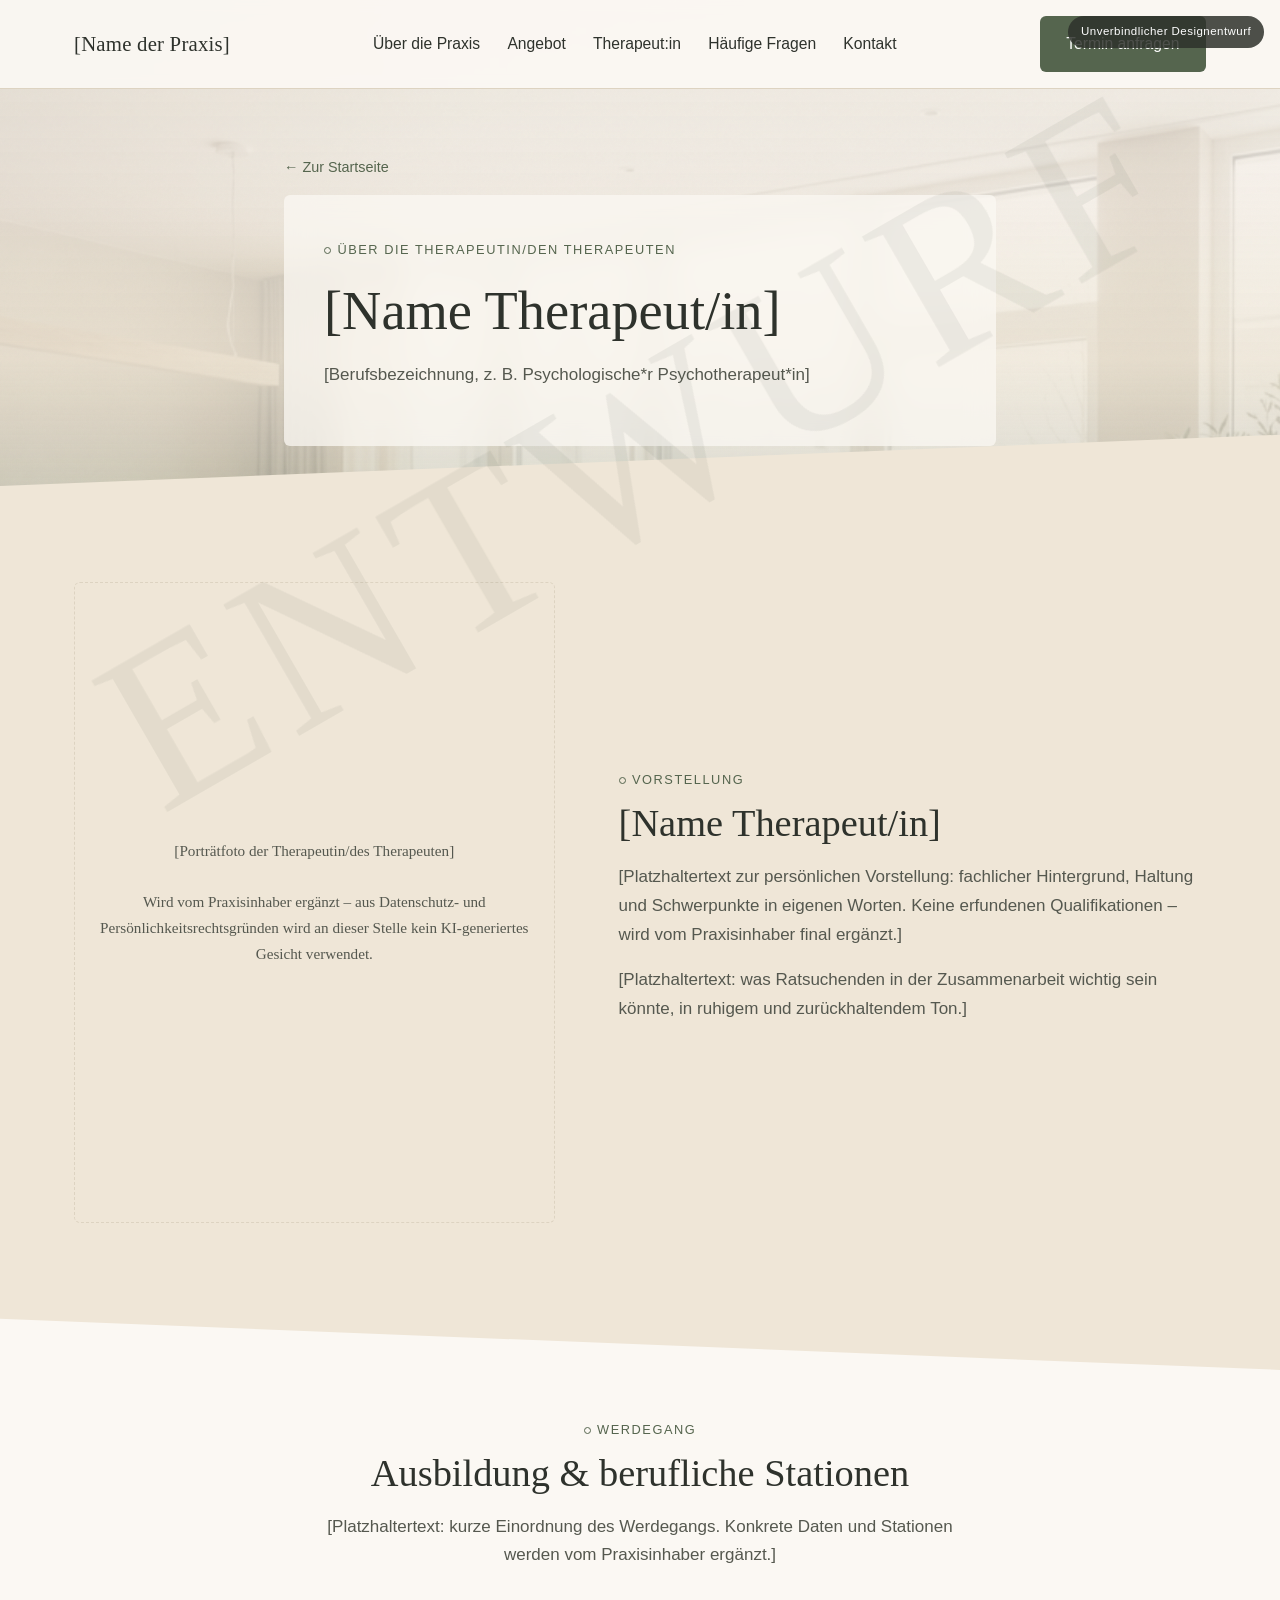
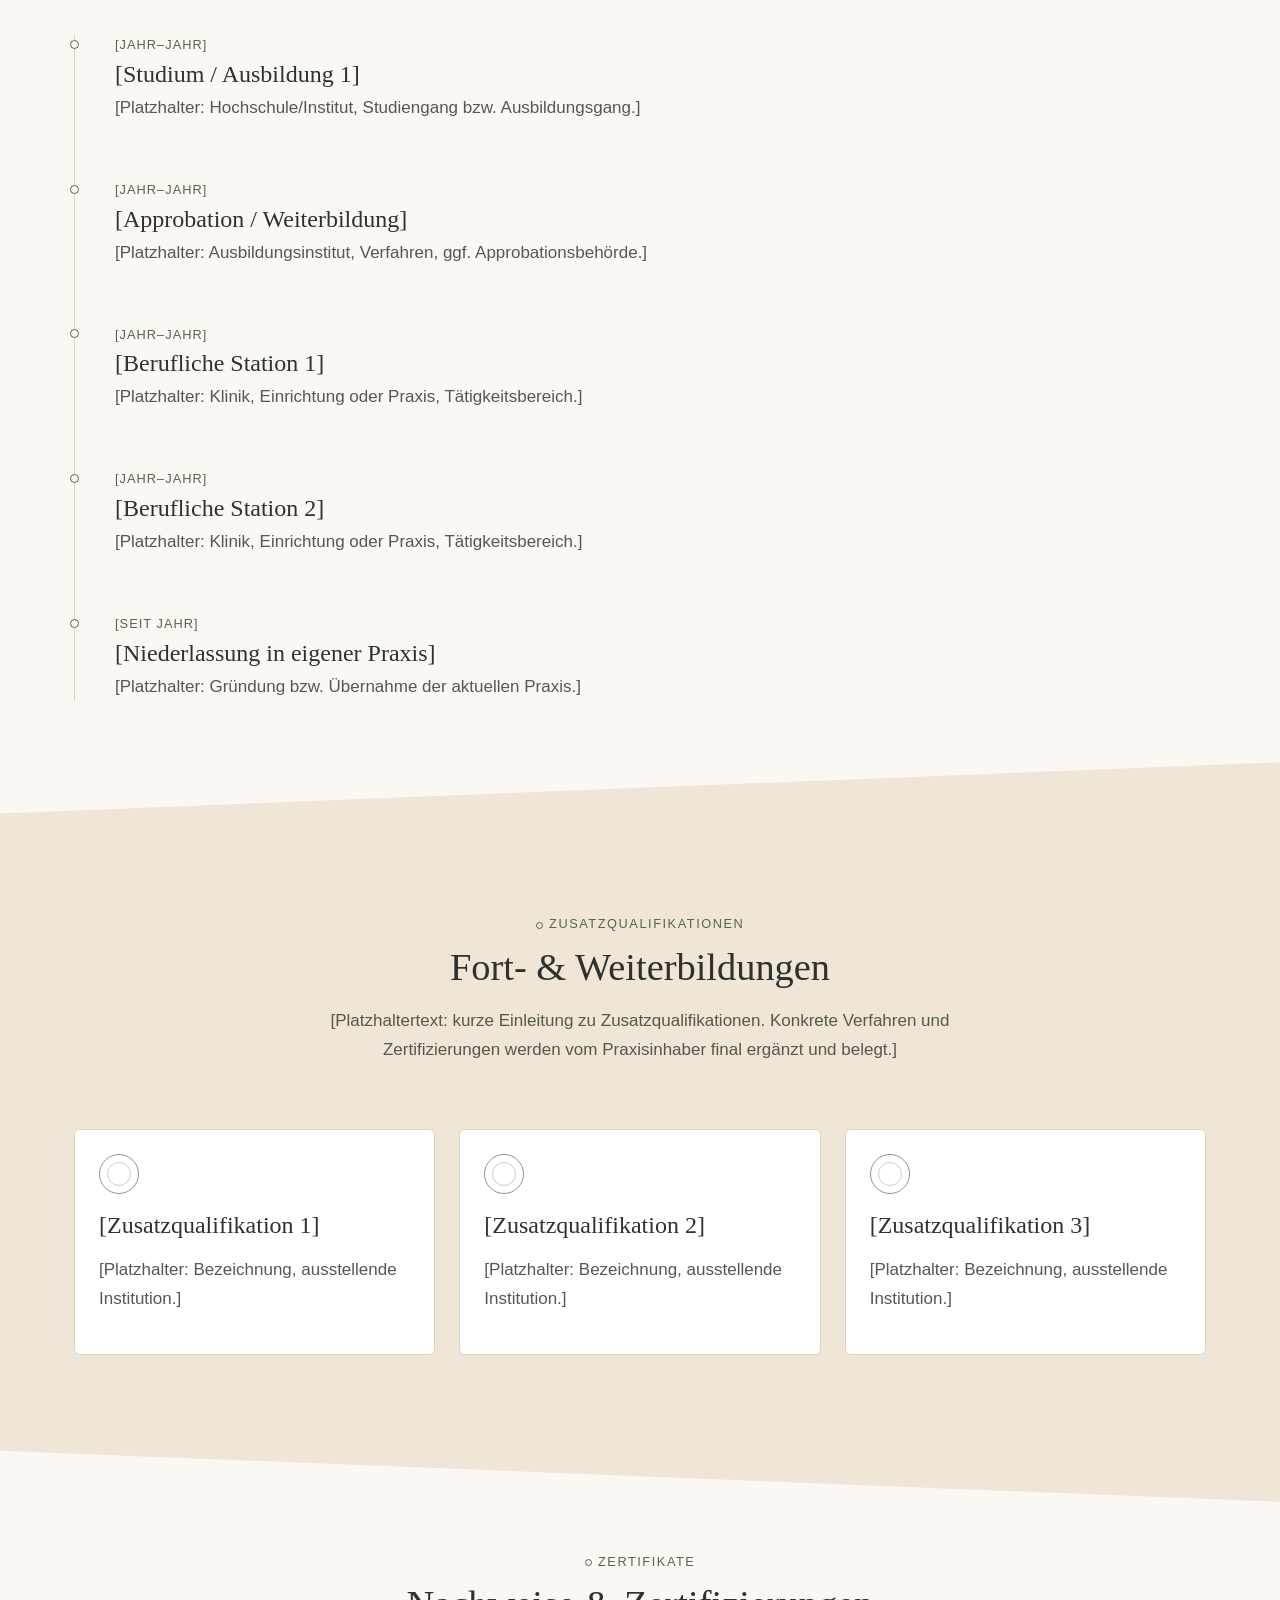
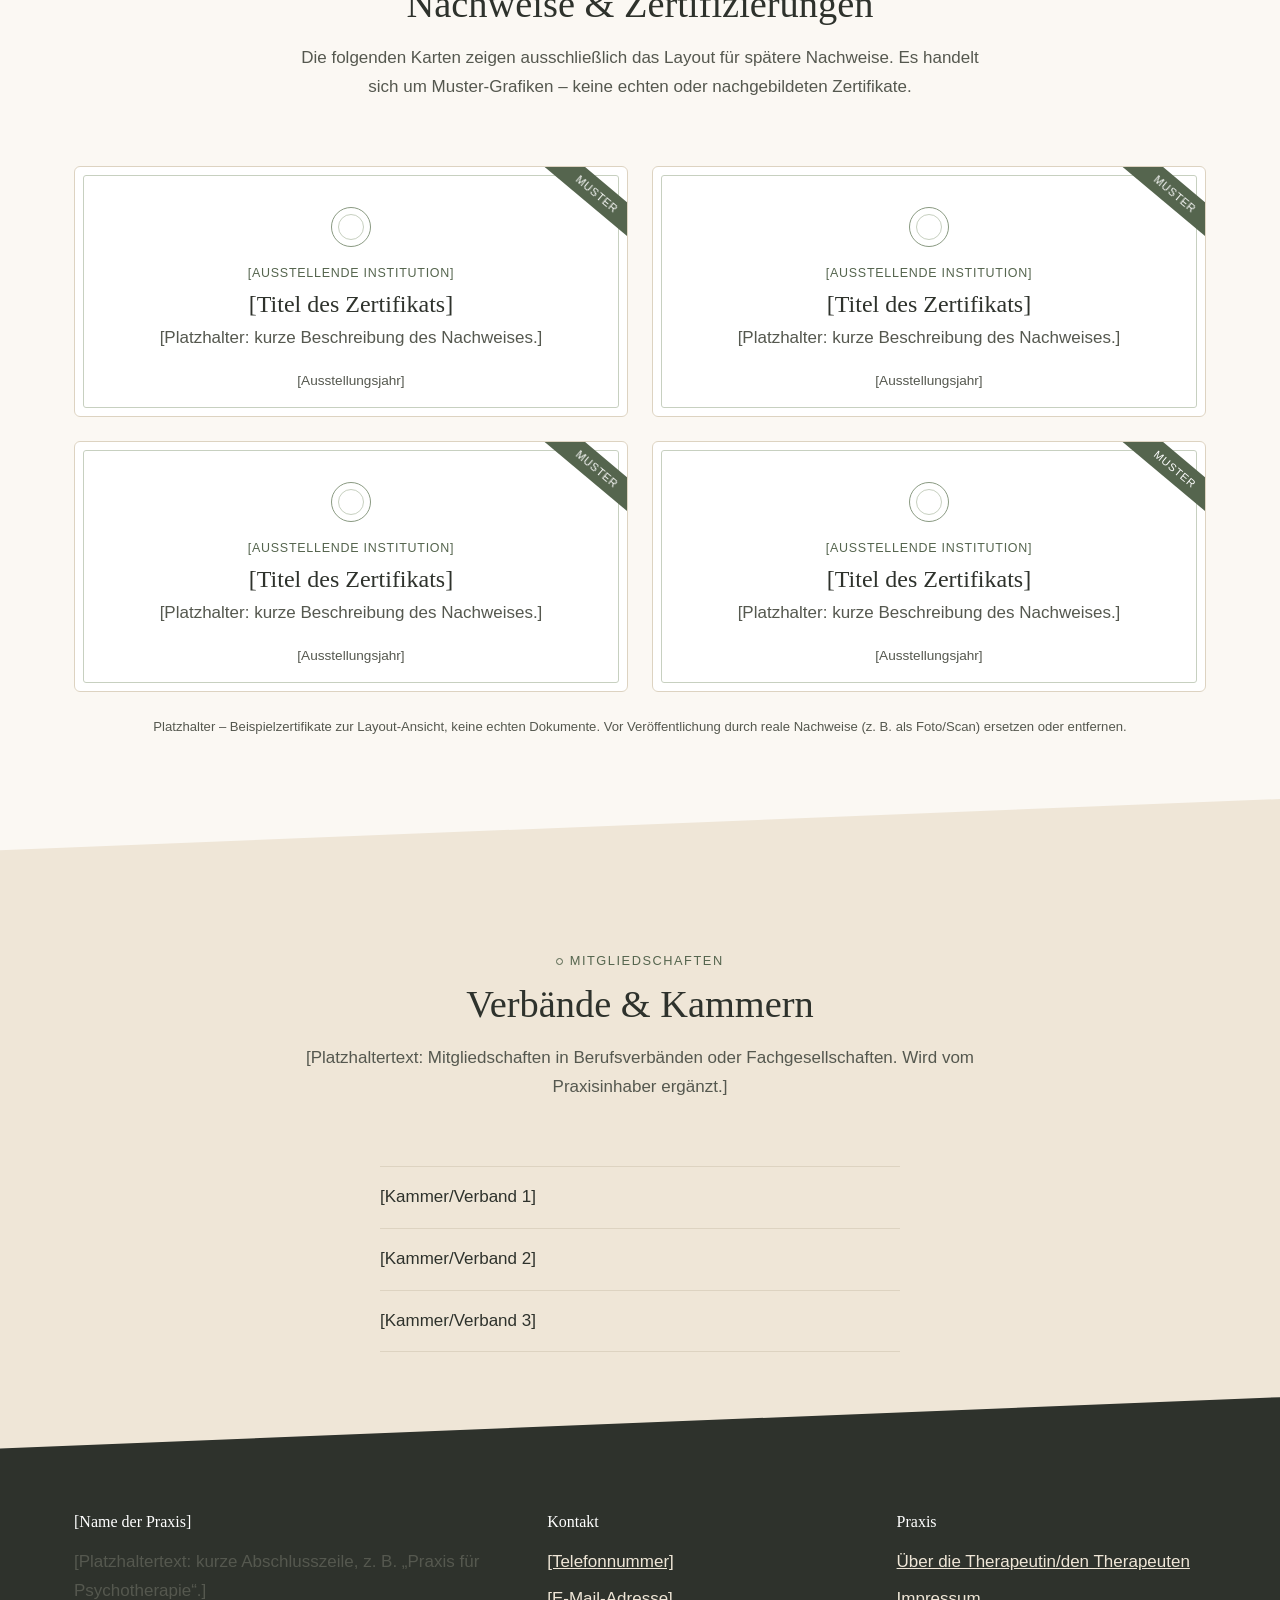
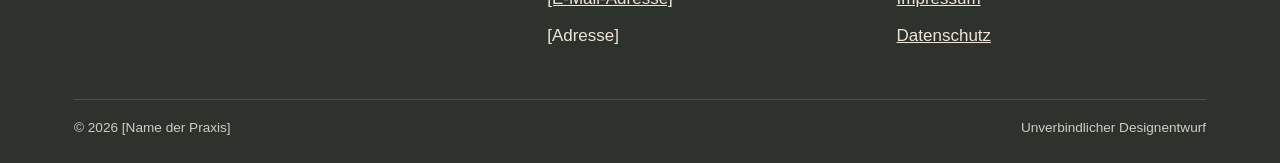
<file: therapeut.html>
<!DOCTYPE html>
<html lang="de">
<head>
<meta charset="UTF-8">
<meta name="viewport" content="width=device-width, initial-scale=1.0">
<title>Über die Therapeutin/den Therapeuten – [Name der Praxis]</title>
<meta name="description" content="Werdegang, Qualifikationen und Zusatzausbildungen – [Name der Praxis].">
<meta name="robots" content="noindex, nofollow">
<link rel="stylesheet" href="styles.css">

<!--
  ============================================================
  DESIGNENTWURF – UNVERBINDLICH
  Alle Angaben zu Werdegang, Ausbildung und Zertifikaten sind
  Platzhalter. Die gezeigten Zertifikate sind Muster-Grafiken zur
  Layout-Veranschaulichung – KEINE echten Urkunden und KEINE
  Nachbildung realer Zertifikate. Vor Veröffentlichung durch
  echte, geprüfte Angaben und (falls gewünscht) eingescannte
  Originaldokumente ersetzen.
  ============================================================
-->
</head>
<body>

<a class="skip-link" href="#main-content">Zum Inhalt springen</a>

<div class="draft-badge">Unverbindlicher Designentwurf</div>
<div class="draft-watermark" aria-hidden="true">ENTWURF</div>

<div class="parallax-bg" aria-hidden="true">
  <img src="hero.png" id="parallaxImg" alt="">
  <div class="parallax-wash"></div>
  <div class="parallax-grain"></div>
</div>

<div class="page">

<header class="site-header">
  <div class="nav-wrap" id="navWrap">
    <a class="logo" href="index.html">[Name der Praxis]</a>
    <ul class="nav-links">
      <li><a href="index.html#ueber-uns">Über die Praxis</a></li>
      <li><a href="index.html#angebot">Angebot</a></li>
      <li><a href="therapeut.html">Therapeut:in</a></li>
      <li><a href="index.html#faq">Häufige Fragen</a></li>
      <li><a href="index.html#kontakt">Kontakt</a></li>
    </ul>
    <div class="nav-actions">
      <a class="btn btn-primary" href="index.html#kontakt">Termin anfragen</a>
      <button class="nav-toggle" id="navToggle" aria-expanded="false" aria-controls="navWrap">
        <span></span>
        <span class="visually-hidden">Menü öffnen</span>
      </button>
    </div>
  </div>
</header>

<main id="main-content">

  <!-- ==========================================================
       INTRO
       ========================================================== -->
  <section class="page-hero">
    <div class="container">
      <a class="breadcrumb" href="index.html">← Zur Startseite</a>
      <div class="hero-text fade-in">
        <span class="eyebrow"><i class="ring-dot" aria-hidden="true"></i>Über die Therapeutin/den Therapeuten</span>
        <h1>[Name Therapeut/in]</h1>
        <p>[Berufsbezeichnung, z. B. Psychologische*r Psychotherapeut*in]</p>
      </div>
    </div>
  </section>

  <!-- ==========================================================
       PORTRÄT-PLATZHALTER + VORSTELLUNG
       ========================================================== -->
  <section class="about section-alt">
    <div class="container">
      <div class="about-image portrait-placeholder fade-in">
        <span>[Porträtfoto der Therapeutin/des Therapeuten]<br><br>Wird vom Praxisinhaber ergänzt – aus Datenschutz- und Persönlichkeitsrechtsgründen wird an dieser Stelle kein KI-generiertes Gesicht verwendet.</span>
      </div>
      <div class="about-text fade-in">
        <span class="eyebrow"><i class="ring-dot" aria-hidden="true"></i>Vorstellung</span>
        <h2>[Name Therapeut/in]</h2>
        <p>[Platzhaltertext zur persönlichen Vorstellung: fachlicher Hintergrund, Haltung und Schwerpunkte in eigenen Worten. Keine erfundenen Qualifikationen – wird vom Praxisinhaber final ergänzt.]</p>
        <p>[Platzhaltertext: was Ratsuchenden in der Zusammenarbeit wichtig sein könnte, in ruhigem und zurückhaltendem Ton.]</p>
      </div>
    </div>
  </section>

  <!-- ==========================================================
       WERDEGANG / LEBENSLAUF
       ========================================================== -->
  <section>
    <div class="container">
      <div class="section-intro fade-in">
        <span class="eyebrow"><i class="ring-dot" aria-hidden="true"></i>Werdegang</span>
        <h2>Ausbildung &amp; berufliche Stationen</h2>
        <p>[Platzhaltertext: kurze Einordnung des Werdegangs. Konkrete Daten und Stationen werden vom Praxisinhaber ergänzt.]</p>
      </div>
      <div class="cv-timeline fade-in">
        <div class="cv-entry">
          <span class="cv-date">[Jahr–Jahr]</span>
          <h3>[Studium / Ausbildung 1]</h3>
          <p>[Platzhalter: Hochschule/Institut, Studiengang bzw. Ausbildungsgang.]</p>
        </div>
        <div class="cv-entry">
          <span class="cv-date">[Jahr–Jahr]</span>
          <h3>[Approbation / Weiterbildung]</h3>
          <p>[Platzhalter: Ausbildungsinstitut, Verfahren, ggf. Approbationsbehörde.]</p>
        </div>
        <div class="cv-entry">
          <span class="cv-date">[Jahr–Jahr]</span>
          <h3>[Berufliche Station 1]</h3>
          <p>[Platzhalter: Klinik, Einrichtung oder Praxis, Tätigkeitsbereich.]</p>
        </div>
        <div class="cv-entry">
          <span class="cv-date">[Jahr–Jahr]</span>
          <h3>[Berufliche Station 2]</h3>
          <p>[Platzhalter: Klinik, Einrichtung oder Praxis, Tätigkeitsbereich.]</p>
        </div>
        <div class="cv-entry">
          <span class="cv-date">[Seit Jahr]</span>
          <h3>[Niederlassung in eigener Praxis]</h3>
          <p>[Platzhalter: Gründung bzw. Übernahme der aktuellen Praxis.]</p>
        </div>
      </div>
    </div>
  </section>

  <!-- ==========================================================
       ZUSATZQUALIFIKATIONEN
       ========================================================== -->
  <section class="section-alt">
    <div class="container">
      <div class="section-intro fade-in">
        <span class="eyebrow"><i class="ring-dot" aria-hidden="true"></i>Zusatzqualifikationen</span>
        <h2>Fort- &amp; Weiterbildungen</h2>
        <p>[Platzhaltertext: kurze Einleitung zu Zusatzqualifikationen. Konkrete Verfahren und Zertifizierungen werden vom Praxisinhaber final ergänzt und belegt.]</p>
      </div>
      <div class="cards-grid">
        <article class="card fade-in">
          <div class="card-icon" aria-hidden="true"></div>
          <h3>[Zusatzqualifikation 1]</h3>
          <p>[Platzhalter: Bezeichnung, ausstellende Institution.]</p>
        </article>
        <article class="card fade-in">
          <div class="card-icon" aria-hidden="true"></div>
          <h3>[Zusatzqualifikation 2]</h3>
          <p>[Platzhalter: Bezeichnung, ausstellende Institution.]</p>
        </article>
        <article class="card fade-in">
          <div class="card-icon" aria-hidden="true"></div>
          <h3>[Zusatzqualifikation 3]</h3>
          <p>[Platzhalter: Bezeichnung, ausstellende Institution.]</p>
        </article>
      </div>
    </div>
  </section>

  <!-- ==========================================================
       ZERTIFIKATE (MUSTER)
       ========================================================== -->
  <section id="zertifikate">
    <div class="container">
      <div class="section-intro fade-in">
        <span class="eyebrow"><i class="ring-dot" aria-hidden="true"></i>Zertifikate</span>
        <h2>Nachweise &amp; Zertifizierungen</h2>
        <p>Die folgenden Karten zeigen ausschließlich das Layout für spätere Nachweise. Es handelt sich um Muster-Grafiken – keine echten oder nachgebildeten Zertifikate.</p>
      </div>

      <div class="certificate-grid fade-in">
        <div class="certificate">
          <span class="certificate-ribbon">Muster</span>
          <div class="certificate-body">
            <div class="certificate-seal" aria-hidden="true"></div>
            <span class="cert-org">[Ausstellende Institution]</span>
            <h3>[Titel des Zertifikats]</h3>
            <p>[Platzhalter: kurze Beschreibung des Nachweises.]</p>
            <span class="cert-date">[Ausstellungsjahr]</span>
          </div>
        </div>
        <div class="certificate">
          <span class="certificate-ribbon">Muster</span>
          <div class="certificate-body">
            <div class="certificate-seal" aria-hidden="true"></div>
            <span class="cert-org">[Ausstellende Institution]</span>
            <h3>[Titel des Zertifikats]</h3>
            <p>[Platzhalter: kurze Beschreibung des Nachweises.]</p>
            <span class="cert-date">[Ausstellungsjahr]</span>
          </div>
        </div>
        <div class="certificate">
          <span class="certificate-ribbon">Muster</span>
          <div class="certificate-body">
            <div class="certificate-seal" aria-hidden="true"></div>
            <span class="cert-org">[Ausstellende Institution]</span>
            <h3>[Titel des Zertifikats]</h3>
            <p>[Platzhalter: kurze Beschreibung des Nachweises.]</p>
            <span class="cert-date">[Ausstellungsjahr]</span>
          </div>
        </div>
        <div class="certificate">
          <span class="certificate-ribbon">Muster</span>
          <div class="certificate-body">
            <div class="certificate-seal" aria-hidden="true"></div>
            <span class="cert-org">[Ausstellende Institution]</span>
            <h3>[Titel des Zertifikats]</h3>
            <p>[Platzhalter: kurze Beschreibung des Nachweises.]</p>
            <span class="cert-date">[Ausstellungsjahr]</span>
          </div>
        </div>
      </div>
      <p class="certificate-note">Platzhalter – Beispielzertifikate zur Layout-Ansicht, keine echten Dokumente. Vor Veröffentlichung durch reale Nachweise (z. B. als Foto/Scan) ersetzen oder entfernen.</p>
    </div>
  </section>

  <!-- ==========================================================
       MITGLIEDSCHAFTEN
       ========================================================== -->
  <section class="section-alt">
    <div class="container">
      <div class="section-intro fade-in">
        <span class="eyebrow"><i class="ring-dot" aria-hidden="true"></i>Mitgliedschaften</span>
        <h2>Verbände &amp; Kammern</h2>
        <p>[Platzhaltertext: Mitgliedschaften in Berufsverbänden oder Fachgesellschaften. Wird vom Praxisinhaber ergänzt.]</p>
      </div>
      <ul class="contact-list" style="max-width:520px; margin:0 auto;">
        <li>[Kammer/Verband 1]</li>
        <li>[Kammer/Verband 2]</li>
        <li>[Kammer/Verband 3]</li>
      </ul>
    </div>
  </section>

</main>

<footer class="site-footer">
  <div class="container">
    <div class="footer-grid">
      <div>
        <h3>[Name der Praxis]</h3>
        <p>[Platzhaltertext: kurze Abschlusszeile, z. B. „Praxis für Psychotherapie“.]</p>
      </div>
      <div>
        <h3>Kontakt</h3>
        <ul class="footer-links">
          <li><a href="tel:#">[Telefonnummer]</a></li>
          <li><a href="mailto:#">[E-Mail-Adresse]</a></li>
          <li>[Adresse]</li>
        </ul>
      </div>
      <div>
        <h3>Praxis</h3>
        <ul class="footer-links">
          <li><a href="therapeut.html">Über die Therapeutin/den Therapeuten</a></li>
          <li><a href="impressum.html">Impressum</a></li>
          <li><a href="datenschutz.html">Datenschutz</a></li>
        </ul>
      </div>
    </div>
    <div class="footer-bottom">
      <span>© <span id="year"></span> [Name der Praxis]</span>
      <span>Unverbindlicher Designentwurf</span>
    </div>
  </div>
</footer>

</div><!-- /.page -->

<script src="script.js"></script>

</body>
</html>
</file>
<file: styles.css>
/* ==========================================================
     1. GRUNDEINSTELLUNGEN & DESIGN TOKENS
     ========================================================== */
  :root {
    /* Farbwelt: Salbeigrün / warmes Beige / Creme / Anthrazit */
    --color-cream:        #FBF8F3;
    --color-beige:        #EFE6D7;
    --color-sage:         #8A9A82;
    --color-sage-soft:    #C7D0C0;
    --color-sage-dark:    #55654E;
    --color-anthracite:   #2E322C;
    --color-anthracite-70: #55584f;
    --color-white:        #FFFFFF;
    --color-border:       #DDD3C1;

    --font-heading: Georgia, 'Iowan Old Style', 'Times New Roman', serif;
    --font-body: -apple-system, BlinkMacSystemFont, 'Segoe UI', Roboto, Helvetica, Arial, sans-serif;

    --space-1: 0.5rem;
    --space-2: 1rem;
    --space-3: 1.5rem;
    --space-4: 2.5rem;
    --space-5: 4rem;
    --space-6: 6rem;

    --max-width: 1180px;
    --radius: 6px;
    --transition: 0.35s ease;
  }

  *, *::before, *::after { box-sizing: border-box; }

  html {
    scroll-behavior: smooth;
  }

  body {
    margin: 0;
    font-family: var(--font-body);
    color: var(--color-anthracite);
    background-color: var(--color-cream);
    line-height: 1.7;
    font-size: 1.0625rem;
    -webkit-font-smoothing: antialiased;
  }

  h1, h2, h3, h4 {
    font-family: var(--font-heading);
    font-weight: 400;
    line-height: 1.25;
    color: var(--color-anthracite);
    margin: 0 0 var(--space-2);
  }

  h1 { font-size: clamp(2rem, 4vw + 1rem, 3.4rem); }
  h2 { font-size: clamp(1.6rem, 2.5vw + 1rem, 2.4rem); }
  h3 { font-size: clamp(1.2rem, 1.2vw + 1rem, 1.5rem); }

  p { margin: 0 0 var(--space-2); color: var(--color-anthracite-70); }

  a { color: var(--color-sage-dark); }

  img { max-width: 100%; display: block; }

  .container {
    max-width: var(--max-width);
    margin: 0 auto;
    padding: 0 var(--space-3);
  }

  section { padding: var(--space-6) 0; }

  /* Schräge Kanten statt rechteckiger Flächen — signature shape statt Template-Look */
  .section-alt {
    position: relative;
    isolation: isolate;
  }
  .section-alt::before {
    content: "";
    position: absolute;
    inset: -4vw 0;
    background-color: var(--color-beige);
    clip-path: polygon(0 4vw, 100% 0, 100% 100%, 0 calc(100% - 4vw));
    z-index: -1;
  }

  .section-intro {
    max-width: 680px;
    margin: 0 auto var(--space-5);
    text-align: center;
  }

  .eyebrow {
    display: inline-block;
    font-size: 0.8rem;
    letter-spacing: 0.12em;
    text-transform: uppercase;
    color: var(--color-sage-dark);
    margin-bottom: var(--space-1);
  }

  /* Sanftes Scroll-Einblenden — respektiert reduzierte Bewegung */
  .fade-in {
    opacity: 0;
    transform: translateY(16px) scale(0.985);
    transition: opacity 0.8s ease, transform 0.8s ease;
  }
  .fade-in.is-visible {
    opacity: 1;
    transform: translateY(0) scale(1);
  }
  /* Gestaffeltes Einblenden für Gruppen — verhindert den "alles blinkt gleichzeitig"-Effekt */
  .cards-grid .card:nth-child(1) { transition-delay: 0s; }
  .cards-grid .card:nth-child(2) { transition-delay: 0.08s; }
  .cards-grid .card:nth-child(3) { transition-delay: 0.16s; }
  .cards-grid .card:nth-child(4) { transition-delay: 0.24s; }
  .cards-grid .card:nth-child(5) { transition-delay: 0.32s; }
  .cards-grid .card:nth-child(6) { transition-delay: 0.4s; }
  .steps .step:nth-child(1) { transition-delay: 0s; }
  .steps .step:nth-child(2) { transition-delay: 0.1s; }
  .steps .step:nth-child(3) { transition-delay: 0.2s; }
  .steps .step:nth-child(4) { transition-delay: 0.3s; }
  .room-gallery .room-item:nth-child(2) { transition-delay: 0.12s; }

  /* Bild-Reveal: Fotos "entfalten" sich sanft statt nur einzublenden */
  .hero-image img, .about-image img, .room-item img {
    transform: scale(1.08);
    transition: transform 1.2s cubic-bezier(0.16, 1, 0.3, 1);
  }
  .hero-image.fade-in.is-visible img,
  .about-image.fade-in.is-visible img,
  .room-item.fade-in.is-visible img {
    transform: scale(1);
  }

  @media (prefers-reduced-motion: reduce) {
    html { scroll-behavior: auto; }
    .fade-in { opacity: 1; transform: none; transition: none; }
    .hero-image img, .about-image img, .room-item img { transform: none; transition: none; }
  }

  .visually-hidden {
    position: absolute;
    width: 1px; height: 1px;
    padding: 0; margin: -1px;
    overflow: hidden;
    clip: rect(0,0,0,0);
    white-space: nowrap; border: 0;
  }

  :focus-visible {
    outline: 3px solid var(--color-sage-dark);
    outline-offset: 3px;
  }

  /* ==========================================================
     2. SKIP LINK
     ========================================================== */
  .skip-link {
    position: absolute;
    top: -60px;
    left: var(--space-2);
    background: var(--color-anthracite);
    color: var(--color-white);
    padding: var(--space-1) var(--space-2);
    border-radius: var(--radius);
    z-index: 1000;
    transition: top var(--transition);
  }
  .skip-link:focus { top: var(--space-2); }

  /* ==========================================================
     3. ENTWURFSKENNZEICHNUNG
     ========================================================== */
  .draft-badge {
    position: fixed;
    top: var(--space-2);
    right: var(--space-2);
    z-index: 900;
    background: rgba(46, 50, 44, 0.85);
    color: var(--color-white);
    font-size: 0.72rem;
    letter-spacing: 0.04em;
    padding: 0.4rem 0.8rem;
    border-radius: 999px;
    pointer-events: none;
  }

  .draft-watermark {
    position: fixed;
    top: 50%;
    left: 50%;
    transform: translate(-50%, -50%) rotate(-30deg);
    font-family: var(--font-heading);
    font-size: 18vw;
    letter-spacing: 0.05em;
    color: var(--color-anthracite);
    opacity: 0.06;
    white-space: nowrap;
    pointer-events: none;
    z-index: 899;
    user-select: none;
  }

  /* ==========================================================
     4. HEADER / NAVIGATION
     ========================================================== */
  .site-header {
    position: sticky;
    top: 0;
    z-index: 500;
    background: rgba(251, 248, 243, 0.92);
    backdrop-filter: blur(6px);
    border-bottom: 1px solid var(--color-border);
  }

  .nav-wrap {
    display: flex;
    align-items: center;
    justify-content: space-between;
    padding: var(--space-2) var(--space-3);
    max-width: var(--max-width);
    margin: 0 auto;
  }

  .logo {
    font-family: var(--font-heading);
    font-size: 1.3rem;
    text-decoration: none;
    color: var(--color-anthracite);
    letter-spacing: 0.01em;
  }

  .nav-links {
    display: flex;
    gap: var(--space-3);
    list-style: none;
    margin: 0;
    padding: 0;
  }

  .nav-links a {
    text-decoration: none;
    color: var(--color-anthracite);
    font-size: 0.98rem;
    padding: 0.3rem 0.1rem;
    border-bottom: 2px solid transparent;
    transition: border-color var(--transition);
  }
  .nav-links a:hover,
  .nav-links a:focus-visible {
    border-bottom-color: var(--color-sage);
  }

  .nav-actions {
    display: flex;
    align-items: center;
    gap: var(--space-2);
  }

  .nav-toggle {
    display: none;
    background: none;
    border: 1px solid var(--color-border);
    border-radius: var(--radius);
    padding: 0.5rem 0.7rem;
    cursor: pointer;
  }
  .nav-toggle span,
  .nav-toggle span::before,
  .nav-toggle span::after {
    display: block;
    width: 20px;
    height: 2px;
    background: var(--color-anthracite);
    position: relative;
    transition: transform var(--transition);
  }
  .nav-toggle span::before,
  .nav-toggle span::after { content: ""; position: absolute; }
  .nav-toggle span::before { top: -6px; }
  .nav-toggle span::after { top: 6px; }

  /* ==========================================================
     5. BUTTONS
     ========================================================== */
  .btn {
    display: inline-flex;
    align-items: center;
    gap: 0.5rem;
    padding: 0.85rem 1.6rem;
    border-radius: var(--radius);
    text-decoration: none;
    font-size: 0.98rem;
    border: 1px solid transparent;
    cursor: pointer;
    transition: background var(--transition), color var(--transition), border-color var(--transition), transform var(--transition);
  }
  .btn-primary {
    background: var(--color-sage-dark);
    color: var(--color-white);
  }
  .btn-primary:hover { background: #47543f; transform: translateY(-1px); }

  .btn-secondary {
    background: transparent;
    color: var(--color-anthracite);
    border-color: var(--color-anthracite);
  }
  .btn-secondary:hover { background: var(--color-anthracite); color: var(--color-white); }

  .btn-group { display: flex; flex-wrap: wrap; gap: var(--space-2); }

  /* ==========================================================
     6. HERO
     ========================================================== */
  .hero {
    padding-top: var(--space-6);
    position: relative;
  }
  .hero .container {
    display: grid;
    grid-template-columns: 1.1fr 1fr;
    gap: var(--space-5);
    align-items: center;
    position: relative;
  }
  .hero-text {
    background: rgba(251, 248, 243, 0.74);
    backdrop-filter: blur(14px);
    -webkit-backdrop-filter: blur(14px);
    padding: var(--space-4);
    border-radius: var(--radius);
  }
  .hero-text .eyebrow { margin-bottom: var(--space-2); }

  /* Wechselnde, ruhige Zeile — kleiner dynamischer Akzent ohne Ablenkung */
  .hero-phrases {
    position: relative;
    height: 1.5em;
    margin: 0 0 var(--space-2);
    overflow: hidden;
  }
  .hero-phrases .phrase {
    position: absolute;
    inset: 0;
    font-family: var(--font-heading);
    font-style: italic;
    font-size: 1.05rem;
    color: var(--color-sage-dark);
    opacity: 0;
    transform: translateY(8px);
    transition: opacity 1s ease, transform 1s ease;
  }
  .hero-phrases .phrase.is-active {
    opacity: 1;
    transform: translateY(0);
  }

  .hero-image {
    aspect-ratio: 4 / 5;
    overflow: hidden;
    border-radius: var(--radius);
    background: var(--color-beige);
    position: relative;
  }
  .hero-image img { width: 100%; height: 100%; object-fit: cover; }

  /* Atemring — wiederkehrendes visuelles Motiv, inspiriert von Ruhe/Atmung.
     Bricht bewusst aus dem Bildrahmen aus (editorial statt Baukasten-Grid). */
  .breath-ring {
    position: absolute;
    top: -60px;
    left: -60px;
    width: 200px;
    height: 200px;
    pointer-events: none;
    z-index: 2;
  }
  .breath-ring circle {
    fill: none;
    stroke: var(--color-sage);
  }
  .breath-ring .ring-outer { opacity: 0.35; }
  .breath-ring .ring-inner { opacity: 0.55; }
  .breath-ring-group {
    transform-origin: 50% 50%;
    animation: breathe 7s ease-in-out infinite;
  }
  @keyframes breathe {
    0%, 100% { transform: scale(1); }
    50% { transform: scale(1.045); }
  }
  @media (prefers-reduced-motion: reduce) {
    .breath-ring-group { animation: none; }
  }
  @media (max-width: 900px) {
    .breath-ring { display: none; }
  }

  /* ==========================================================
     7. ÜBER DIE PRAXIS
     ========================================================== */
  .about .container {
    display: grid;
    grid-template-columns: 0.9fr 1.1fr;
    gap: var(--space-5);
    align-items: center;
  }
  .about-image {
    aspect-ratio: 3 / 4;
    overflow: hidden;
    border-radius: var(--radius);
  }
  .about-image img { width: 100%; height: 100%; object-fit: cover; }

  /* ==========================================================
     8. ANGEBOT / BEHANDLUNGSSCHWERPUNKTE
     ========================================================== */
  .cards-grid {
    display: grid;
    grid-template-columns: repeat(3, 1fr);
    gap: var(--space-3);
  }
  .card {
    background: var(--color-white);
    border: 1px solid var(--color-border);
    border-radius: var(--radius);
    padding: var(--space-3);
    transition: transform var(--transition), box-shadow var(--transition), border-color var(--transition);
  }
  .card:hover {
    transform: translateY(-4px);
    box-shadow: 0 16px 32px rgba(46, 50, 44, 0.08);
    border-color: var(--color-sage-soft);
  }
  .card-icon {
    width: 40px; height: 40px;
    border-radius: 50%;
    border: 1.5px solid var(--color-sage);
    position: relative;
    margin-bottom: var(--space-2);
    transition: transform var(--transition), border-color var(--transition);
  }
  .card-icon::after {
    content: "";
    position: absolute;
    inset: 7px;
    border-radius: 50%;
    border: 1px solid var(--color-sage-soft);
  }
  .card:hover .card-icon {
    transform: scale(1.08);
    border-color: var(--color-sage-dark);
  }

  /* ==========================================================
     9. ARBEITSWEISE
     ========================================================== */
  .steps {
    display: grid;
    grid-template-columns: repeat(4, 1fr);
    gap: var(--space-3);
    counter-reset: step;
  }
  .step {
    padding: var(--space-2) 0;
    border-top: 1px solid var(--color-border);
  }
  .step::before {
    counter-increment: step;
    content: counter(step, decimal-leading-zero);
    display: block;
    font-family: var(--font-heading);
    font-size: 1.4rem;
    color: var(--color-sage-dark);
    margin-bottom: var(--space-1);
  }

  /* ==========================================================
     10. PRAXISRÄUME
     ========================================================== */
  .room-gallery {
    display: grid;
    grid-template-columns: 1fr 1fr;
    gap: var(--space-3);
  }
  .room-item figure { margin: 0; }
  .room-item img {
    width: 100%;
    aspect-ratio: 4 / 3;
    object-fit: cover;
    border-radius: var(--radius);
  }
  .room-item figcaption {
    margin-top: var(--space-1);
    font-size: 0.9rem;
    color: var(--color-anthracite-70);
  }

  /* ==========================================================
     11. FAQ
     ========================================================== */
  .faq-list { max-width: 760px; margin: 0 auto; }
  .faq-item {
    border-bottom: 1px solid var(--color-border);
    padding: var(--space-2) 0;
  }
  .faq-item summary {
    cursor: pointer;
    font-family: var(--font-heading);
    font-size: 1.1rem;
    padding: 0.3rem 0;
    list-style: none;
    display: flex;
    justify-content: space-between;
    align-items: center;
    gap: var(--space-2);
  }
  .faq-item summary::-webkit-details-marker { display: none; }
  .faq-item summary::after {
    content: "+";
    font-size: 1.4rem;
    color: var(--color-sage-dark);
    transition: transform var(--transition);
    flex-shrink: 0;
  }
  .faq-item[open] summary::after { transform: rotate(45deg); }
  .faq-item p { padding-top: var(--space-1); }

  /* ==========================================================
     12. KONTAKT
     ========================================================== */
  .contact .container {
    display: grid;
    grid-template-columns: 1fr 1fr;
    gap: var(--space-5);
  }
  .contact-list {
    list-style: none;
    padding: 0;
    margin: var(--space-3) 0;
  }
  .contact-list li {
    padding: var(--space-2) 0;
    border-top: 1px solid var(--color-border);
  }
  .contact-list li:last-child { border-bottom: 1px solid var(--color-border); }
  .contact-list .label {
    display: block;
    font-size: 0.8rem;
    letter-spacing: 0.08em;
    text-transform: uppercase;
    color: var(--color-sage-dark);
    margin-bottom: 0.2rem;
  }
  .contact-list a { text-decoration: none; color: var(--color-anthracite); font-size: 1.05rem; }
  .contact-note {
    background: var(--color-white);
    border: 1px solid var(--color-border);
    border-radius: var(--radius);
    padding: var(--space-3);
  }

  /* ==========================================================
     13. FOOTER
     ========================================================== */
  .site-footer {
    position: relative;
    isolation: isolate;
    color: var(--color-beige);
    padding: var(--space-5) 0 var(--space-3);
  }
  .site-footer::before {
    content: "";
    position: absolute;
    inset: -4vw 0 0 0;
    background: var(--color-anthracite);
    clip-path: polygon(0 4vw, 100% 0, 100% 100%, 0 100%);
    z-index: -1;
  }
  .site-footer a { color: var(--color-beige); }
  .footer-grid {
    display: grid;
    grid-template-columns: 1.4fr 1fr 1fr;
    gap: var(--space-4);
    margin-bottom: var(--space-4);
  }
  .footer-grid h3 { color: var(--color-white); font-size: 1rem; }
  .footer-links { list-style: none; padding: 0; margin: 0; }
  .footer-links li { margin-bottom: 0.5rem; }
  .footer-bottom {
    border-top: 1px solid rgba(255,255,255,0.15);
    padding-top: var(--space-2);
    font-size: 0.85rem;
    color: var(--color-sage-soft);
    display: flex;
    justify-content: space-between;
    flex-wrap: wrap;
    gap: var(--space-2);
  }
  .legal-section {
    max-width: 760px;
    margin: 0 auto var(--space-5);
    scroll-margin-top: var(--space-4);
  }
  .legal-section h2 { font-size: 1.3rem; }

  /* ==========================================================
     14. HINTERGRUND-PARALLAX
     Ein fixiertes Bild liegt hinter der gesamten Seite. Da alle
     Abschnitte eine eigene deckende Fläche haben, "überdecken" sie
     das Hintergrundbild beim Scrollen automatisch — nur im Hero
     (transparent) bleibt es sichtbar und wandert dort dezent mit.
     ========================================================== */
  .page {
    position: relative;
    z-index: 1;
  }
  .parallax-bg {
    position: fixed;
    inset: 0;
    z-index: 0;
    overflow: hidden;
    pointer-events: none;
  }
  .parallax-bg img {
    position: absolute;
    top: 0;
    left: 0;
    width: 100%;
    height: 130%;
    object-fit: cover;
    filter: saturate(0.75) brightness(0.94);
    opacity: 0.6;
    transform: translateY(0) scale(1.08);
    will-change: transform;
  }
  .parallax-wash {
    position: absolute;
    inset: 0;
    background: linear-gradient(180deg,
      rgba(251, 248, 243, 0.55) 0%,
      rgba(239, 230, 215, 0.75) 40%,
      rgba(138, 154, 130, 0.4) 68%,
      rgba(46, 50, 44, 0.65) 100%);
  }
  .parallax-grain {
    position: absolute;
    inset: 0;
    opacity: 0.05;
    mix-blend-mode: overlay;
    background-image: url("data:image/svg+xml,%3Csvg xmlns='http://www.w3.org/2000/svg' width='120' height='120'%3E%3Cfilter id='n'%3E%3CfeTurbulence type='fractalNoise' baseFrequency='0.85' numOctaves='2' stitchTiles='stitch'/%3E%3C/filter%3E%3Crect width='100%25' height='100%25' filter='url(%23n)'/%3E%3C/svg%3E");
    background-size: 160px 160px;
  }
  @media (prefers-reduced-motion: reduce) {
    .parallax-bg img { transform: scale(1.02) !important; }
  }

  /* ==========================================================
     15. RING-MOTIV (Eyebrow-Signatur)
     ========================================================== */
  .ring-dot {
    display: inline-block;
    width: 7px;
    height: 7px;
    border: 1.5px solid var(--color-sage-dark);
    border-radius: 50%;
    margin-right: 0.5em;
    vertical-align: middle;
  }

  /* ==========================================================
     16. RESPONSIVE / MOBILE
     ========================================================== */
  @media (max-width: 900px) {
    .nav-links { display: none; }
    .nav-toggle { display: inline-flex; flex-direction: column; gap: 0; }
    .nav-wrap.is-open .nav-links {
      display: flex;
      flex-direction: column;
      position: absolute;
      top: 100%;
      left: 0;
      right: 0;
      background: var(--color-cream);
      padding: var(--space-2) var(--space-3) var(--space-3);
      border-bottom: 1px solid var(--color-border);
      gap: var(--space-2);
    }
    .hero .container,
    .about .container,
    .contact .container {
      grid-template-columns: 1fr;
    }
    .about .container { direction: ltr; }
    .about-image { order: -1; }
    .cards-grid { grid-template-columns: 1fr 1fr; }
    .steps { grid-template-columns: 1fr 1fr; }
    .room-gallery { grid-template-columns: 1fr; }
    .footer-grid { grid-template-columns: 1fr; gap: var(--space-3); }
    .draft-watermark { font-size: 28vw; }
    .hero-text { padding: var(--space-3); backdrop-filter: blur(10px); -webkit-backdrop-filter: blur(10px); }
    .section-alt::before,
    .site-footer::before { clip-path: none; inset: 0; }
  }

  @media (max-width: 560px) {
    .cards-grid { grid-template-columns: 1fr; }
    .steps { grid-template-columns: 1fr; }
    section { padding: var(--space-5) 0; }
  }

  /* ==========================================================
     17. UNTERSEITEN (Impressum / Datenschutz / Therapeut:in)
     ========================================================== */
  .page-hero {
    position: relative;
    padding: var(--space-5) 0 var(--space-4);
  }
  .page-hero .container { max-width: 760px; }
  .breadcrumb {
    display: inline-flex;
    align-items: center;
    gap: 0.4em;
    font-size: 0.9rem;
    text-decoration: none;
    color: var(--color-sage-dark);
    margin-bottom: var(--space-2);
  }
  .breadcrumb:hover { text-decoration: underline; }
  .page-hero .hero-text {
    background: rgba(251, 248, 243, 0.74);
    backdrop-filter: blur(14px);
    -webkit-backdrop-filter: blur(14px);
    padding: var(--space-4);
    border-radius: var(--radius);
  }

  .legal-content { max-width: 760px; }
  .legal-content h2 {
    font-size: 1.2rem;
    margin-top: var(--space-4);
  }
  .legal-content h2:first-child { margin-top: 0; }

  /* Lebenslauf-Zeitachse */
  .cv-timeline {
    position: relative;
    max-width: 760px;
    padding-left: var(--space-4);
    border-left: 1.5px solid var(--color-border);
  }
  .cv-entry { position: relative; padding-bottom: var(--space-4); }
  .cv-entry:last-child { padding-bottom: 0; }
  .cv-entry::before {
    content: "";
    position: absolute;
    left: calc(var(--space-4) * -1 - 5px);
    top: 0.35em;
    width: 9px;
    height: 9px;
    border-radius: 50%;
    border: 1.5px solid var(--color-sage-dark);
    background: var(--color-cream);
  }
  .cv-entry .cv-date {
    display: block;
    font-size: 0.8rem;
    letter-spacing: 0.08em;
    text-transform: uppercase;
    color: var(--color-sage-dark);
    margin-bottom: 0.2rem;
  }
  .cv-entry h3 { margin-bottom: 0.3rem; }

  /* Zertifikate */
  .certificate-grid {
    display: grid;
    grid-template-columns: repeat(2, 1fr);
    gap: var(--space-3);
  }
  .certificate {
    position: relative;
    background: var(--color-white);
    border: 1.5px solid var(--color-border);
    border-radius: var(--radius);
    padding: var(--space-4) var(--space-3) var(--space-3);
    overflow: hidden;
  }
  .certificate::before {
    content: "";
    position: absolute;
    inset: 8px;
    border: 1px solid var(--color-sage-soft);
    border-radius: 3px;
    pointer-events: none;
  }
  .certificate-ribbon {
    position: absolute;
    top: 14px;
    right: -34px;
    transform: rotate(40deg);
    background: var(--color-sage-dark);
    color: var(--color-white);
    font-size: 0.68rem;
    letter-spacing: 0.08em;
    text-transform: uppercase;
    padding: 0.25rem 2.4rem;
  }
  .certificate-seal {
    width: 40px;
    height: 40px;
    margin: 0 auto var(--space-2);
    border-radius: 50%;
    border: 1.5px solid var(--color-sage);
    position: relative;
  }
  .certificate-seal::after {
    content: "";
    position: absolute;
    inset: 6px;
    border-radius: 50%;
    border: 1px solid var(--color-sage-soft);
  }
  .certificate-body { text-align: center; }
  .certificate-body .cert-org {
    display: block;
    font-size: 0.78rem;
    letter-spacing: 0.06em;
    text-transform: uppercase;
    color: var(--color-sage-dark);
    margin-bottom: 0.3rem;
  }
  .certificate-body h3 { margin-bottom: 0.3rem; }
  .certificate-body .cert-date {
    display: block;
    font-size: 0.85rem;
    color: var(--color-anthracite-70);
    margin-top: var(--space-1);
  }
  .certificate-note {
    text-align: center;
    font-size: 0.82rem;
    color: var(--color-anthracite-70);
    margin-top: var(--space-3);
  }

  @media (max-width: 640px) {
    .certificate-grid { grid-template-columns: 1fr; }
  }

  .portrait-placeholder {
    display: flex;
    align-items: center;
    justify-content: center;
    text-align: center;
    aspect-ratio: 3 / 4;
    background: var(--color-beige);
    border: 1.5px dashed var(--color-border);
    border-radius: var(--radius);
    padding: var(--space-3);
  }
  .portrait-placeholder span {
    font-family: var(--font-heading);
    color: var(--color-anthracite-70);
    font-size: 0.95rem;
  }
</file>
